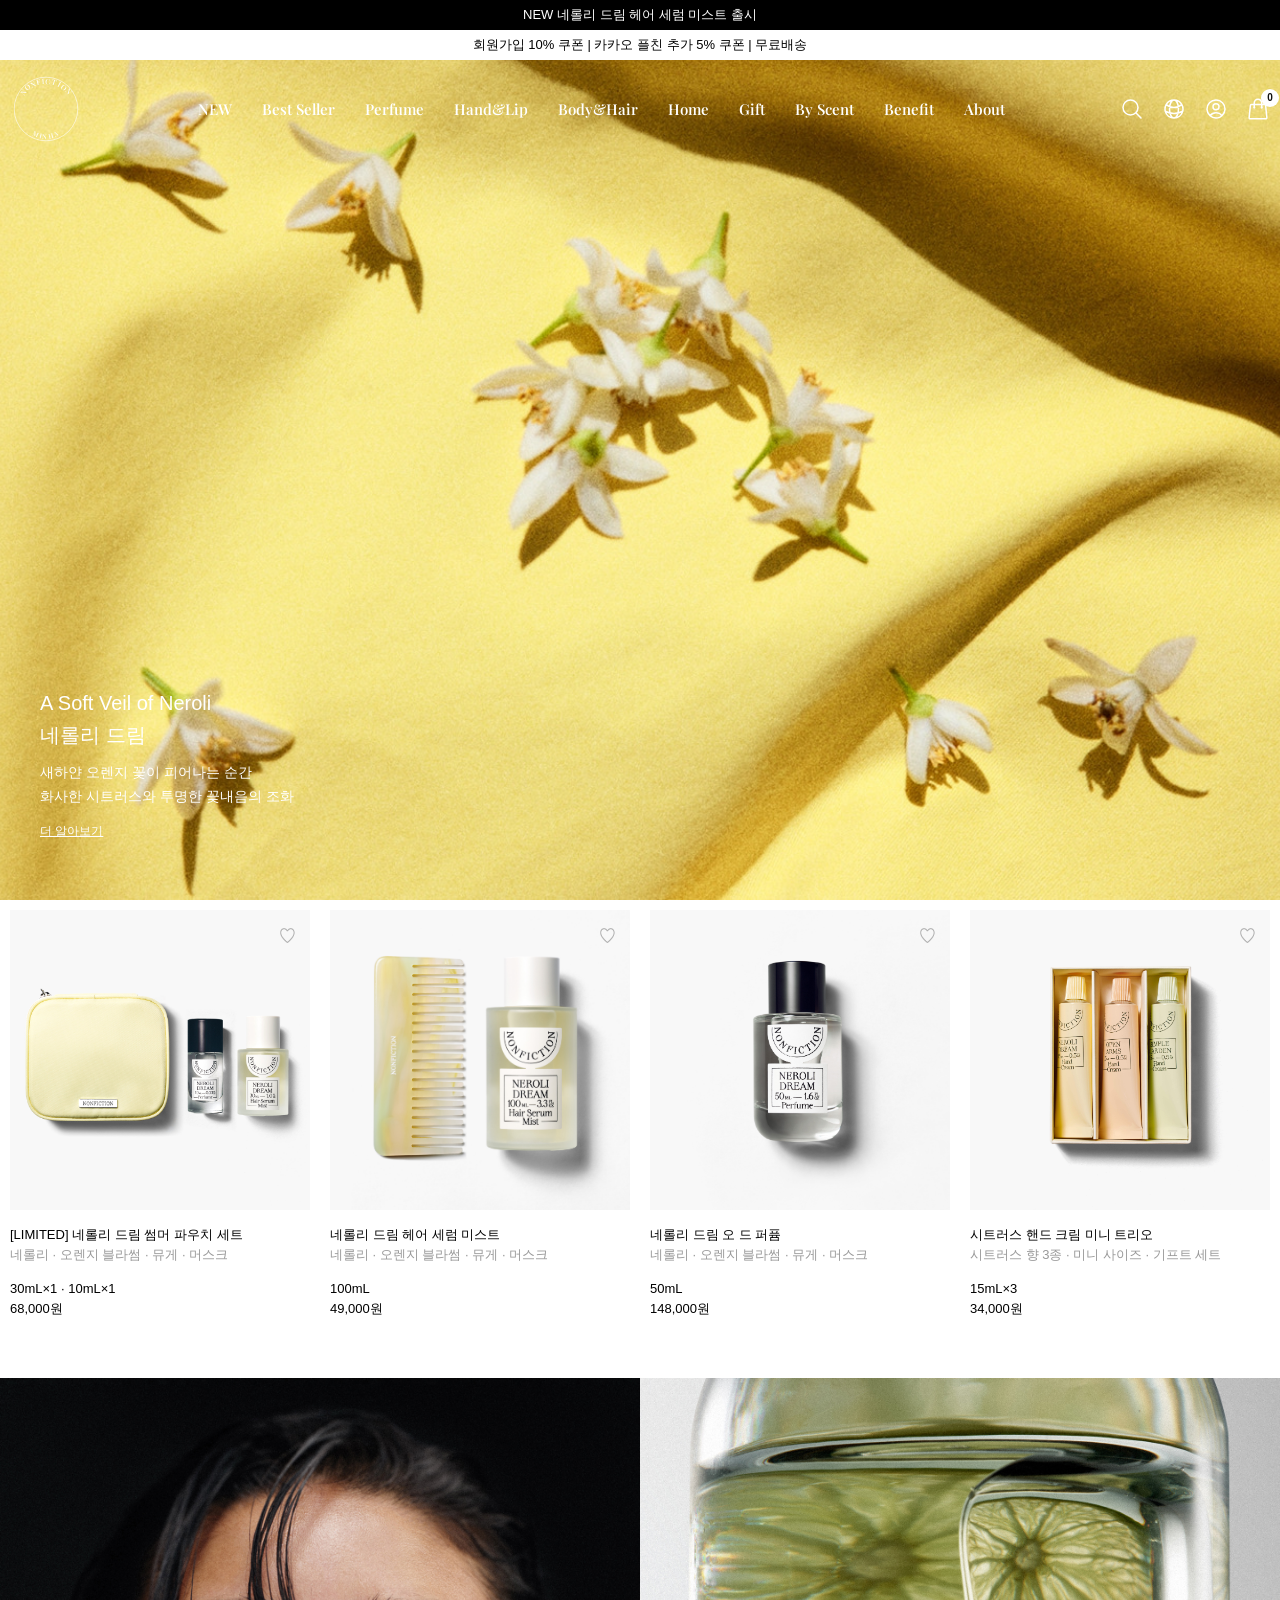
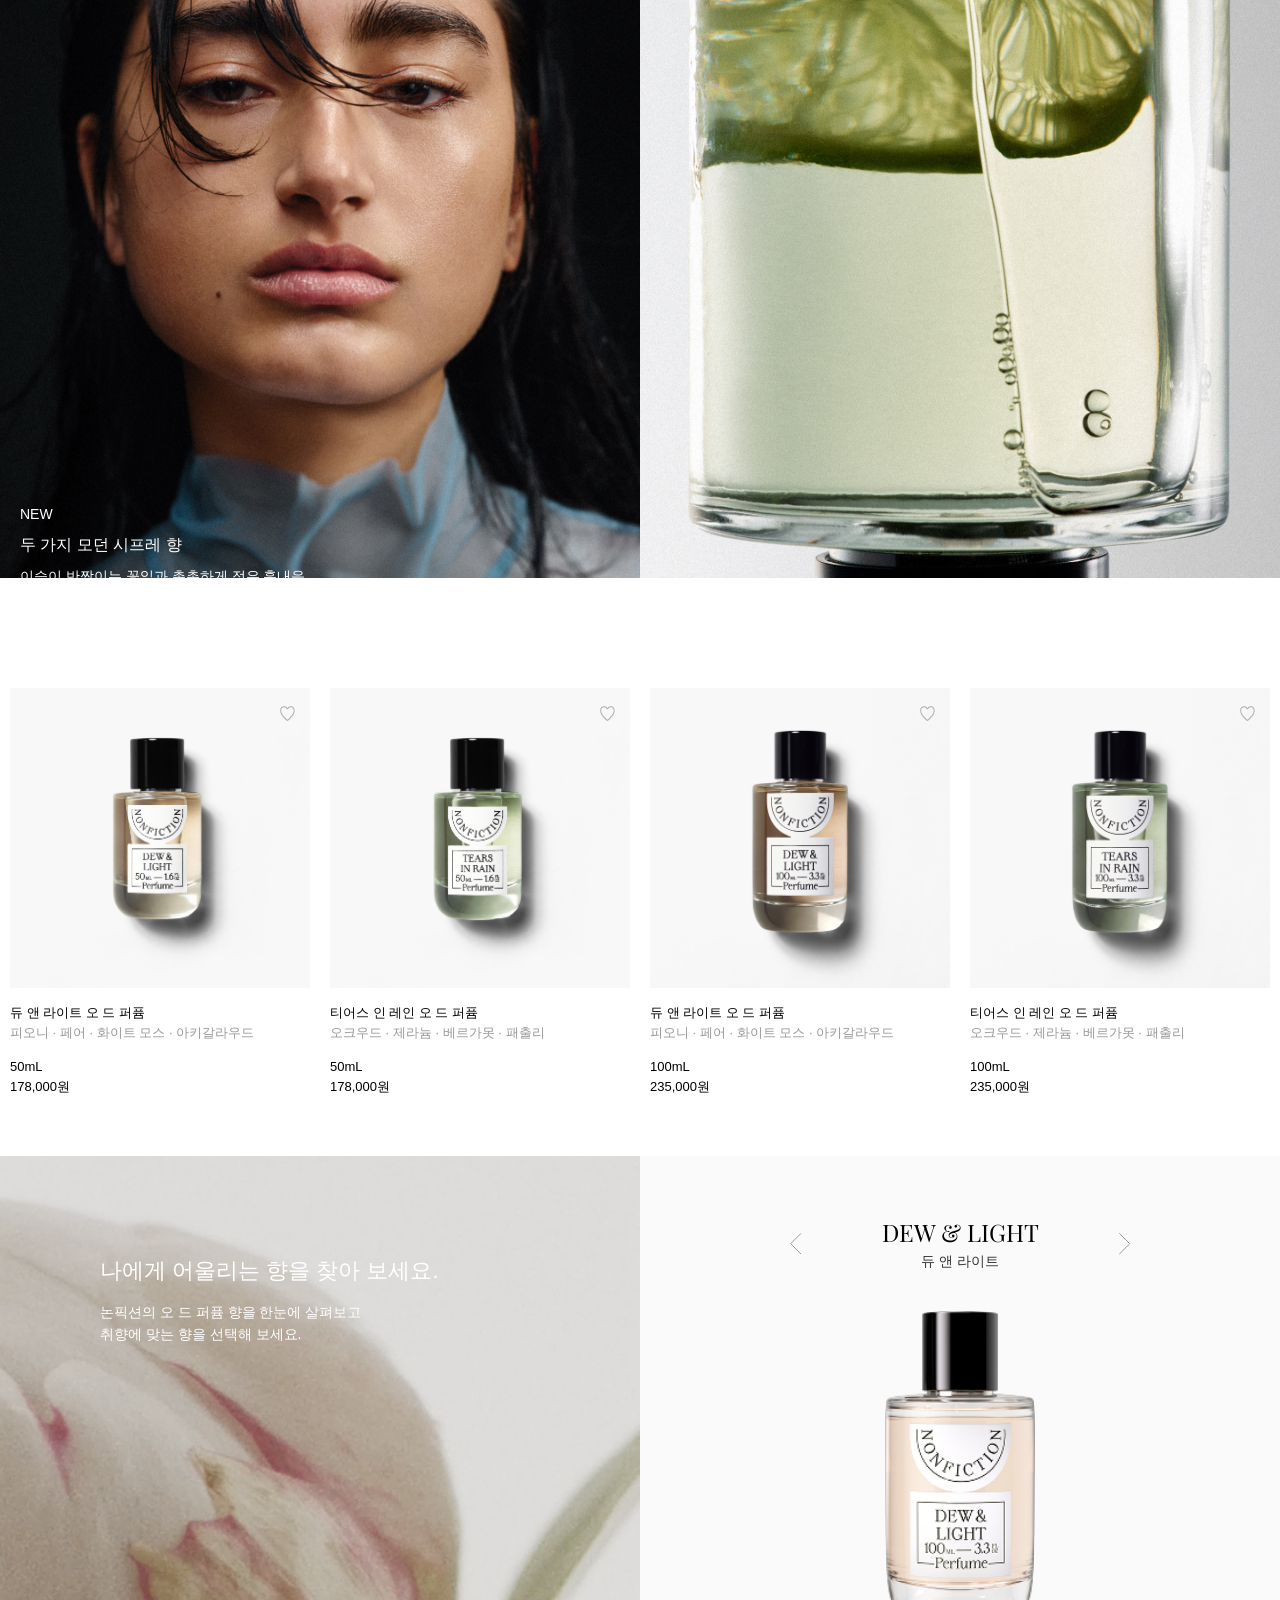
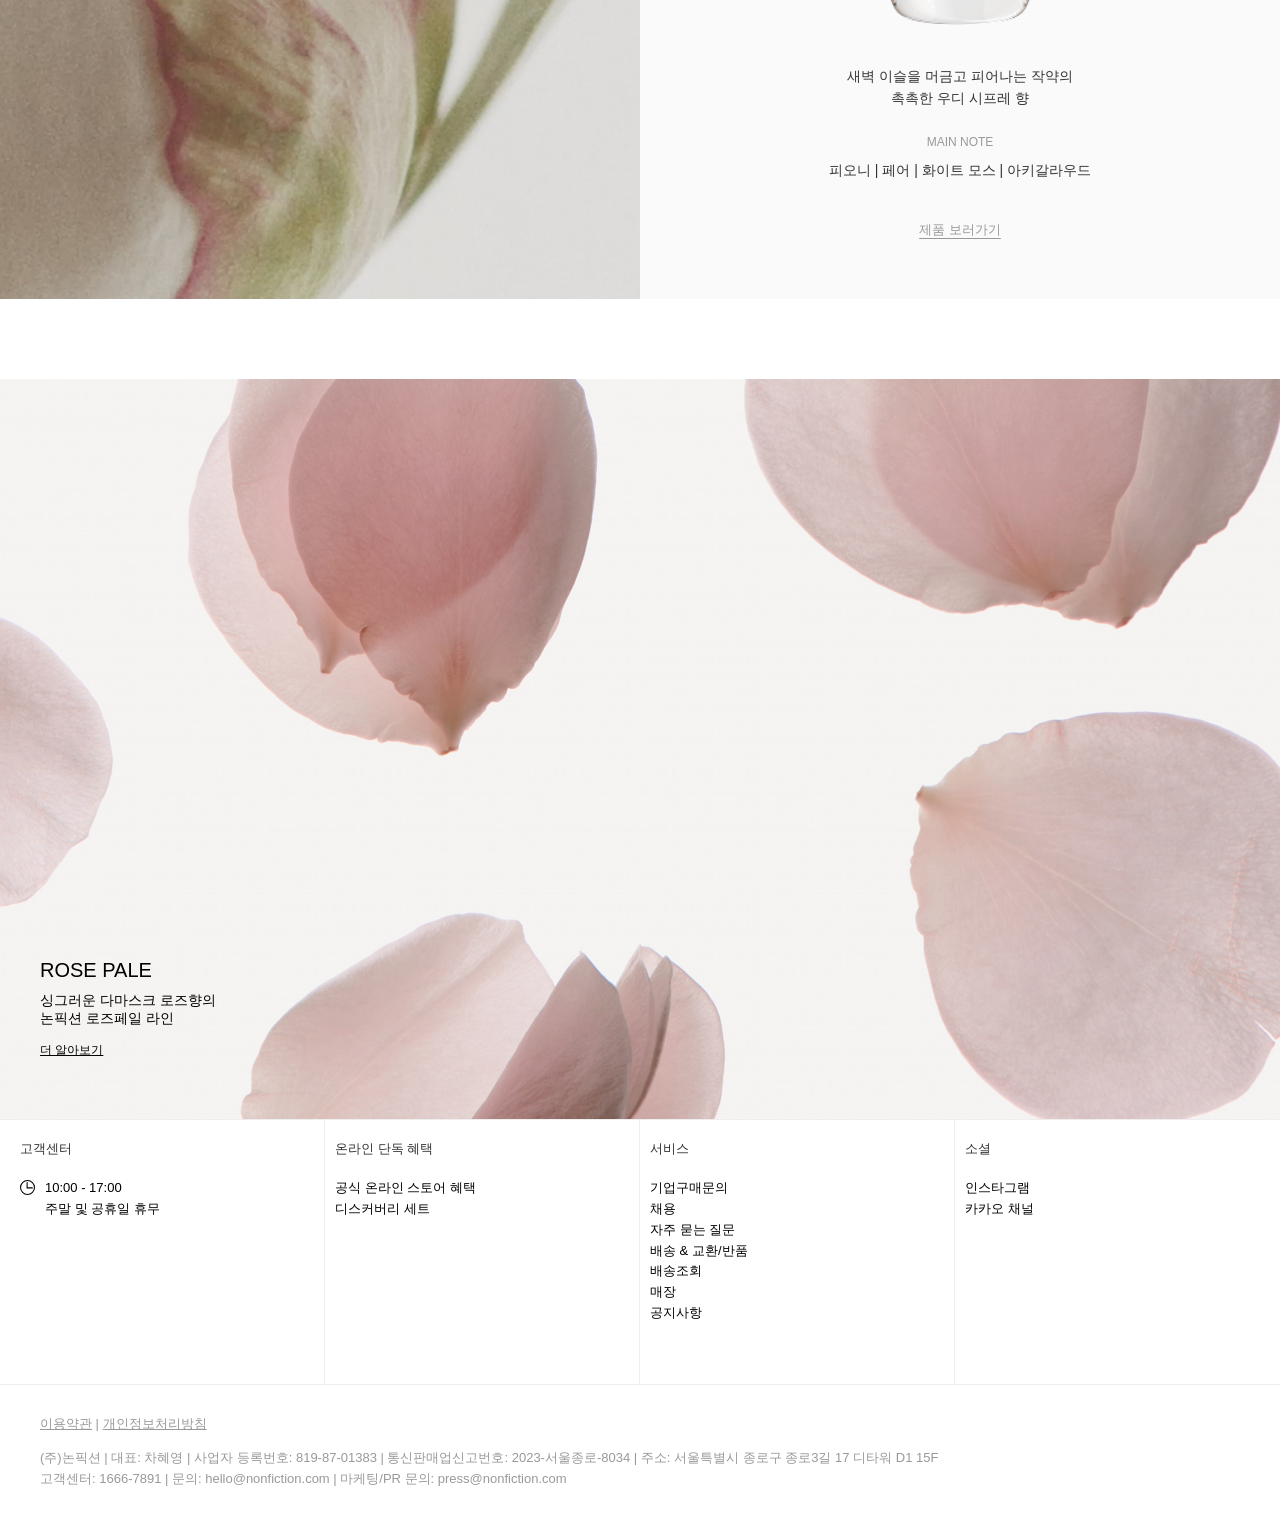
<file: index.html>
<!doctype html>
<html lang="ko">
  <head>
    <meta charset="UTF-8" />
    <meta name="viewport" content="width=device-width, initial-scale=1.0" />
    <title>NONFICTION MINHA Portfolio</title>
    <link
      rel="stylesheet"
      href="https://cdn.jsdelivr.net/npm/swiper@11/swiper-bundle.min.css"
    />
    <link
      href="https://fonts.googleapis.com/css2?family=Playfair+Display:wght@400;500&display=swap"
      rel="stylesheet"
    />

    <link rel="stylesheet" href="css/common.css?v=20261026-1" />
    <link rel="stylesheet" href="css/main.css?v=20261026-1" />
    <link rel="stylesheet" href="css/cart.css?v=20261026-1" />
  </head>
  <body>
    <div class="header-wrapper">
      <div class="top-banner">
        <div class="banner-black">NEW 네롤리 드림 헤어 세럼 미스트 출시</div>
        <div class="banner-white">
          회원가입 10% 쿠폰 | 카카오 플친 추가 5% 쿠폰 | 무료배송
        </div>
      </div>

      <header class="header">
        <h1 class="logo">
          <a href="index.html" aria-label="NONFICTION MINHA 홈으로 이동">
            <svg
              id="custom-logo"
              xmlns="http://www.w3.org/2000/svg"
              viewBox="0 0 120 120"
              role="img"
              aria-labelledby="custom-logo-title"
            >
              <title id="custom-logo-title">NONFICTION MINHA</title>
              <defs>
                <path
                  id="logo-top-path"
                  d="M 16,62 A 44,44 0 0,1 104,62"
                />
                <path
                  id="logo-bottom-path"
                  d="M 18,68 A 42,42 0 0,0 102,68"
                />
              </defs>
              <circle class="logo-ring" cx="60" cy="60" r="53" />
              <text class="circle-text circle-text--top">
                <textPath
                  href="#logo-top-path"
                  startOffset="50%"
                  text-anchor="middle"
                >
                  NONFICTION
                </textPath>
              </text>
              <text class="circle-text circle-text--bottom">
                <textPath
                  href="#logo-bottom-path"
                  startOffset="50%"
                  text-anchor="middle"
                >
                  MINHA
                </textPath>
              </text>
            </svg>
          </a>
        </h1>

        <nav class="main-menu" id="main-menu" aria-label="주요 메뉴">
          <ul>
            <li><a href="#">NEW</a></li>
            <li><a href="#">Best Seller</a></li>

            <li class="has-dropdown">
              <a href="#">Perfume</a>
              <div class="sub-menu">
                <div class="dropdown-links">
                  <a href="#">오 드 퍼퓸</a>
                  <a href="#">센티드 캔들</a>
                  <a href="#">룸 스프레이</a>
                  <a href="#">디스커버리 세트</a>
                </div>
                <div class="empty-column"></div>

                <div class="img-column">
                  <img src="images/menu/Perfume_1.jpg" alt="오드 퍼퓸 이미지" />
                  <span>오 드 퍼퓸</span>
                </div>

                <div class="img-column">
                  <img
                    src="images/menu/Perfume_2.jpg"
                    alt="오드 퍼퓸 미니 트리오 세트"
                  />
                  <span>오드 퍼퓸 미니 트리오</span>
                </div>
              </div>
            </li>

            <li class="has-dropdown">
              <a href="#">Hand&Lip</a>
              <div class="sub-menu">
                <div class="dropdown-links">
                  <a href="#">핸드 워시</a>
                  <a href="#">핸드 크림</a>
                  <a href="#">핸드 로션</a>
                  <a href="#">립밤</a>
                  <a href="#">기프트 세트</a>
                </div>
                <div class="img-column">
                  <img
                    src="images/menu/Veganlipbalm_1.jpg"
                    alt="너리싱 비건 이미지"
                  />
                  <span class="black-text">너리싱 비건 립밤</span>
                </div>

                <div class="img-column">
                  <img
                    src="images/menu/Handcream_1.jpg"
                    alt="핸드 크림 이미지"
                  />
                  <span>핸드 크림</span>
                </div>

                <div class="img-column">
                  <img
                    src="images/menu/Handwash_2.jpg"
                    alt="핸드 워시 이미지"
                  />
                  <span>핸드 워시</span>
                </div>
              </div>
            </li>
            <li class="has-dropdown">
              <a href="#">Body&Hair</a>
              <div class="sub-menu">
                <div class="dropdown-links">
                  <a href="#">바디 로션</a>
                  <a href="#">바디 워시</a>
                  <a href="#">샴푸</a>
                  <a href="#">컨디셔너</a>
                  <a href="#">헤어 미스트</a>
                  <a href="#">기프트 세트</a>
                </div>
                <div class="img-column">
                  <img src="images/menu/Bodywash.jpg" alt="바디 워시 이미지" />
                  <span>바디 워시</span>
                </div>

                <div class="img-column">
                  <img
                    src="images/menu/BodyLotion.jpg"
                    alt="바디 로션 이미지"
                  />
                  <span>바디 로션</span>
                </div>

                <div class="img-column">
                  <img
                    src="images/menu/HairMist100mL.jpg"
                    alt="헤어 미스트 이미지"
                  />
                  <span>헤어 미스트</span>
                </div>
              </div>
            </li>
            <li class="has-dropdown">
              <a href="#">Home</a>
              <div class="sub-menu">
                <div class="dropdown-links">
                  <a href="#">센티드 캔들</a>
                  <a href="#">룸 스프레이</a>
                  <a href="#">프래그런스</a>
                  <a href="#">기프트 세트</a>
                </div>
                <div class="empty-column"></div>

                <div class="img-column">
                  <img src="images/menu/Home_1.jpg" alt="센티드 캔들 이미지" />
                  <span>센티드 캔들</span>
                </div>

                <div class="img-column">
                  <img src="images/menu/Home_2.jpg" alt="룸 스프레이 이미지" />
                  <span>룸 스프레이</span>
                </div>
              </div>
            </li>
            <li class="has-dropdown">
              <a href="#">Gift</a>
              <div class="sub-menu">
                <div class="dropdown-links">
                  <a href="#">기프트 세트</a>
                  <a href="#">쇼핑백</a>
                </div>
                <div class="empty-column"></div>

                <div class="img-column">
                  <img
                    src="images/menu/GiftIdea_1.jpg"
                    alt="기프트 세트 이미지"
                  />
                  <span>기프트 세트</span>
                </div>

                <div class="img-column">
                  <img src="images/menu/GiftIdea_2.jpg" alt="쇼핑백 이미지" />
                  <span>쇼핑백</span>
                </div>
              </div>
            </li>
            <li class="has-dropdown by-scent-menu">
              <a href="#">By Scent</a>
              <div class="sub-menu">
                <div class="dropdown-links">
                  <a href="#">시트러스</a>
                  <a href="#">플로럴</a>
                  <a href="#">우디</a>
                  <a href="#">그린</a>
                  <a href="#">머스크</a>
                </div>

                <div class="img-column">
                  <img src="images/menu/Citrus_1.jpg" alt="시트러스" />
                  <span>CITRUS</span>
                </div>
                <div class="img-column">
                  <img src="images/menu/Floral_1.jpg" alt="플로럴" />
                  <span>FLORAL</span>
                </div>
                <div class="img-column">
                  <img src="images/menu/Woody_1.jpg" alt="우디" />
                  <span>WOODY</span>
                </div>
                <div class="img-column">
                  <img src="images/menu/Green_1.jpg" alt="그린" />
                  <span>GREEN</span>
                </div>
                <div class="img-column">
                  <img src="images/menu/Musk_1.jpg" alt="머스크" />
                  <span>MUSK</span>
                </div>
              </div>
            </li>
            <li class="has-dropdown">
              <a href="#">Benefit</a>
              <div class="sub-menu">
                <div class="dropdown-links">
                  <a href="#">이달의 혜택</a>
                  <a href="#">공식몰 혜택</a>
                </div>
                <div class="empty-column"></div>

                <div class="img-column">
                  <img
                    src="images/menu/benefit_1.jpg"
                    alt="이달의 혜택 이미지"
                  />
                  <span>이달의 혜택</span>
                </div>

                <div class="img-column">
                  <img
                    src="images/menu/Benefit_2.png"
                    alt="공식몰 혜택 이미지"
                  />
                  <span>공식몰 혜택</span>
                </div>
              </div>
            </li>
            <li class="has-dropdown">
              <a href="#">About</a>
              <div class="sub-menu">
                <div class="dropdown-links">
                  <a href="#">브랜드 스토리</a>
                  <a href="#">프로젝트</a>
                  <a href="#">스토어</a>
                </div>
                <div class="img-column">
                  <img
                    src="images/menu/About_1.jpg"
                    alt="브랜드 스토리이미지"
                  />
                  <span>브랜드 스토리</span>
                </div>

                <div class="img-column">
                  <img src="images/menu/About_2.jpg" alt="프로젝트 이미지" />
                  <span>프로젝트</span>
                </div>

                <div class="img-column">
                  <img src="images/menu/About_3.jpg" alt="스토어 이미지" />
                  <span>스토어</span>
                </div>
              </div>
            </li>
          </ul>
        </nav>
        <button
          class="mobile-menu-toggle"
          type="button"
          aria-label="메뉴 열기"
          aria-controls="main-menu"
          aria-expanded="false"
        >
          <span aria-hidden="true"></span>
          <span aria-hidden="true"></span>
        </button>

        <div class="user-icons">
          <a href="#" aria-label="검색">
            <svg
              xmlns="http://www.w3.org/2000/svg"
              aria-hidden="true"
              focusable="false"
              fill="none"
              viewBox="0 0 24 24"
              stroke-width="1.5"
              stroke="currentColor"
            >
              <path
                stroke-linecap="round"
                stroke-linejoin="round"
                d="m21 21-5.197-5.197m0 0A7.5 7.5 0 1 0 5.196 5.196a7.5 7.5 0 0 0 10.607 10.607Z"
              />
            </svg>
          </a>

          <a href="#" aria-label="언어 선택">
            <svg
              xmlns="http://www.w3.org/2000/svg"
              aria-hidden="true"
              focusable="false"
              fill="none"
              viewBox="0 0 24 24"
              stroke-width="1.5"
              stroke="currentColor"
            >
              <path
                stroke-linecap="round"
                stroke-linejoin="round"
                d="M12 21a9.004 9.004 0 0 0 8.716-6.747M12 21a9.004 9.004 0 0 1-8.716-6.747M12 21c2.485 0 4.5-4.03 4.5-9S14.485 3 12 3m0 18c-2.485 0-4.5-4.03-4.5-9S9.515 3 12 3m0 0a8.997 8.997 0 0 1 7.843 4.582M12 3a8.997 8.997 0 0 0-7.843 4.582m15.686 0A11.953 11.953 0 0 1 12 10.5c-2.998 0-5.74-1.1-7.843-2.918m15.686 0A8.959 8.959 0 0 1 21 12c0 .778-.099 1.533-.284 2.253m0 0A17.919 17.919 0 0 1 12 16.5c-3.162 0-6.133-.815-8.716-2.247m0 0A9.015 9.015 0 0 1 3 12c0-1.605.42-3.113 1.157-4.418"
              />
            </svg>
          </a>

          <a href="#" aria-label="로그인">
            <svg
              xmlns="http://www.w3.org/2000/svg"
              aria-hidden="true"
              focusable="false"
              fill="none"
              viewBox="0 0 24 24"
              stroke-width="1.5"
              stroke="currentColor"
            >
              <path
                stroke-linecap="round"
                stroke-linejoin="round"
                d="M17.982 18.725A7.488 7.488 0 0 0 12 15.75a7.488 7.488 0 0 0-5.982 2.975m11.963 0a9 9 0 1 0-11.963 0m11.963 0A8.966 8.966 0 0 1 12 21a8.966 8.966 0 0 1-5.982-2.275M15 9.75a3 3 0 1 1-6 0 3 3 0 0 1 6 0Z"
              />
            </svg>
          </a>

          <button
            class="main-cart-trigger"
            type="button"
            aria-label="장바구니 열기"
            aria-controls="cart-dialog"
            data-cart-trigger
          >
            <svg
              xmlns="http://www.w3.org/2000/svg"
              aria-hidden="true"
              focusable="false"
              fill="none"
              viewBox="0 0 24 24"
              stroke-width="1.5"
              stroke="currentColor"
            >
              <path
                stroke-linecap="round"
                stroke-linejoin="round"
                d="M15.75 10.5V6a3.75 3.75 0 1 0-7.5 0v4.5m11.356-1.993 1.263 12c.07.665-.45 1.243-1.119 1.243H4.25a1.125 1.125 0 0 1-1.12-1.243l1.264-12A1.125 1.125 0 0 1 5.513 7.5h12.974c.576 0 1.059.435 1.119 1.007ZM8.625 10.5a.375.375 0 1 1-.75 0 .375.375 0 0 1 .75 0Zm7.5 0a.375.375 0 1 1-.75 0 .375.375 0 0 1 .75 0Z"
              />
            </svg>
            <span class="cart-count" aria-label="장바구니 상품 수">0</span>
          </button>
        </div>
      </header>
    </div>

    <main>
      <section class="hero-banner swiper mySwiper">
        <div class="swiper-wrapper">
          <div class="swiper-slide">
            <img src="images/banners/banner1.jpg" alt="네롤리 드림 배너" />
            <div class="text-box">
              <h2>
                A Soft Veil of Neroli
                <br />
                네롤리 드림
              </h2>
              <h3>
                새하얀 오렌지 꽃이 피어나는 순간
                <br />
                화사한 시트러스와 투명한 꽃내음의 조화
              </h3>
              <a href="#">더 알아보기</a>
            </div>
          </div>
          <div class="swiper-slide">
            <img src="images/banners/banner2.jpg" alt="젠틀 나이트 배너" />
            <div class="text-box">
              <h2>
                A Soft Veil of Neroli
                <br />
                네롤리 드림
              </h2>
              <h3>
                새하얀 오렌지 꽃이 피어나는 순간
                <br />
                화사한 시트러스와 투명한 꽃내음의 조화
              </h3>
              <a href="#">더 알아보기</a>
            </div>
          </div>
          <div class="swiper-slide">
            <img src="images/banners/banner3.jpg" alt="젠틀 나이트 배너" />
            <div class="text-box">
              <h2>
                A Soft Veil of Neroli
                <br />
                네롤리 드림
              </h2>
              <h3>
                새하얀 오렌지 꽃이 피어나는 순간
                <br />
                화사한 시트러스와 투명한 꽃내음의 조화
              </h3>
              <a href="#">더 알아보기</a>
            </div>
          </div>
        </div>
      </section>

      <section class="product-section">
        <div class="product-content-wrapper">
          <div
            class="product-grid"
            id="new-product-grid"
            aria-label="네롤리 드림 상품 목록"
          >
            <noscript>
              <p>상품 목록을 보려면 JavaScript를 켜 주세요.</p>
            </noscript>
          </div>
        </div>
      </section>

      <section class="hero-banner swiper mySwiper pc-only">
        <div class="swiper-wrapper middle-banner">
          <div class="swiper-slide">
            <img
              src="images/banners/middle_banner_1.jpg"
              alt="네롤리 드림 배너 PC"
            />
            <div class="ban-box">
              <h3 class="new-label">NEW</h3>
              <h2>두 가지 모던 시프레 향</h2>
              <h3>
                이슬이 반짝이는 꽃잎과 촉촉하게 젖은 흙내음.
                <br />
                봄의 시작을 깨우는 논픽션의 두 가지 시프레 오 드 퍼퓸.
              </h3>
              <a href="#">더 알아보기</a>
            </div>
          </div>
          <div class="swiper-slide">
            <img
              src="images/banners/middle_banner_2.jpg"
              alt="젠틀 나이트 배너"
            />
            <div class="ban-box">
              <h3 class="new-label">NEW</h3>
              <h2>두 가지 모던 시프레 향</h2>
              <h3>
                이슬이 반짝이는 꽃잎과 촉촉하게 젖은 흙내음.
                <br />
                봄의 시작을 깨우는 논픽션의 두 가지 시프레 오 드 퍼퓸.
              </h3>
              <a href="#">더 알아보기</a>
            </div>
          </div>
          <div class="swiper-slide">
            <img
              src="images/banners/middle_banner_3.jpg"
              alt="젠틀 나이트 배너"
            />
            <div class="ban-box">
              <h3 class="new-label">NEW</h3>
              <h2>두 가지 모던 시프레 향</h2>
              <h3>
                이슬이 반짝이는 꽃잎과 촉촉하게 젖은 흙내음.
                <br />
                봄의 시작을 깨우는 논픽션의 두 가지 시프레 오 드 퍼퓸.
              </h3>
              <a href="#">더 알아보기</a>
            </div>
          </div>
        </div>
      </section>

      <section class="hero-banner swiper mySwiper mobile-only">
        <div class="swiper-wrapper middle-banner">
          <div class="swiper-slide">
            <img
              src="images/banners/middle_banner_2_mobile_1.jpg"
              alt="모델 이미지"
            />
            <div class="ban-box">
              <h3 class="new-label">NEW</h3>
              <h2>두 가지 모던 시프레 향</h2>
              <h3>
                이슬이 반짝이는 꽃잎과 촉촉하게 젖은 흙내음.
                <br />
                봄의 시작을 깨우는 논픽션의 두 가지 시프레 오 드 퍼퓸.
              </h3>
              <a href="#">더 알아보기</a>
            </div>
          </div>

          <div class="swiper-slide">
            <img
              src="images/banners/middle_banner_2_mobile_2.jpg"
              alt="향수 이미지"
            />
            <div class="ban-box">
              <h3 class="new-label">NEW</h3>
              <h2>두 가지 모던 시프레 향</h2>
              <h3>
                이슬이 반짝이는 꽃잎과 촉촉하게 젖은 흙내음.
                <br />
                봄의 시작을 깨우는 논픽션의 두 가지 시프레 오 드 퍼퓸.
              </h3>
              <a href="#">더 알아보기</a>
            </div>
          </div>

          <div class="swiper-slide">
            <img
              src="images/banners/middle_banner_3_mobile_1.jpg"
              alt="모델 이미지"
            />
            <div class="ban-box">
              <h3 class="new-label">NEW</h3>
              <h2>두 가지 모던 시프레 향</h2>
              <h3>
                이슬이 반짝이는 꽃잎과 촉촉하게 젖은 흙내음.
                <br />
                봄의 시작을 깨우는 논픽션의 두 가지 시프레 오 드 퍼퓸.
              </h3>
              <a href="#">더 알아보기</a>
            </div>
          </div>

          <div class="swiper-slide">
            <img
              src="images/banners/middle_banner_3_mobile_2.jpg"
              alt="향수 이미지"
            />
            <div class="ban-box">
              <h3 class="new-label">NEW</h3>
              <h2>두 가지 모던 시프레 향</h2>
              <h3>
                이슬이 반짝이는 꽃잎과 촉촉하게 젖은 흙내음.
                <br />
                봄의 시작을 깨우는 논픽션의 두 가지 시프레 오 드 퍼퓸.
              </h3>
              <a href="#">더 알아보기</a>
            </div>
          </div>
        </div>
      </section>
      <section class="product-section">
        <div class="product-content-wrapper">
          <div
            class="product-grid"
            id="perfume-product-grid"
            aria-label="오 드 퍼퓸 상품 목록"
          >
            <noscript>
              <p>오 드 퍼퓸 상품 목록을 보려면 JavaScript를 켜 주세요.</p>
            </noscript>
          </div>
        </div>
      </section>
      <section class="scent-slider-section">
        <div class="swiper scentSwiper">
          <div class="swiper-wrapper"></div>
        </div>
      </section>

      <section class="lineup-banner">
        <div class="lineup-wrapper">
          <img src="images/banners/lineup-banner.jpg" alt="라인업 로즈 배너" />
          <div class="ban-box">
            <h2>ROSE PALE</h2>
            <h3>
              싱그러운 다마스크 로즈향의
              <br />
              논픽션 로즈페일 라인
            </h3>
            <a href="#">더 알아보기</a>
          </div>
        </div>
      </section>

    </main>

    <footer class="footer">
      <div class="footer-top">
        <div class="footer-grid">
          <div class="footer-col">
            <h4>고객센터</h4>
            <p>
              <img src="images/icons/icon_clock.svg" alt="시계 아이콘" /> 10:00
              - 17:00<br />
              주말 및 공휴일 휴무
            </p>
          </div>

          <div class="footer-col">
            <h4>온라인 단독 혜택</h4>
            <ul>
              <li><a href="#">공식 온라인 스토어 혜택</a></li>
              <li><a href="#">디스커버리 세트</a></li>
            </ul>
          </div>

          <div class="footer-col">
            <h4>서비스</h4>
            <ul>
              <li><a href="#">기업구매문의</a></li>
              <li><a href="#">채용</a></li>
              <li><a href="#">자주 묻는 질문</a></li>
              <li><a href="#">배송 & 교환/반품</a></li>
              <li><a href="#">배송조회</a></li>
              <li><a href="#">매장</a></li>
              <li><a href="#">공지사항</a></li>
            </ul>
          </div>

          <div class="footer-col">
            <h4>소셜</h4>
            <ul>
              <li><a href="#">인스타그램</a></li>
              <li><a href="#">카카오 채널</a></li>
            </ul>
          </div>
        </div>
      </div>

      <div class="footer-bottom">
        <div class="policy-links">
          <a href="#">이용약관</a> |
          <a href="#">개인정보처리방침</a>
        </div>
        <address class="company-info">
          (주)논픽션 | 대표: 차혜영 | 사업자 등록번호: 819-87-01383 |
          통신판매업신고번호: 2023-서울종로-8034 | 주소: 서울특별시 종로구
          종로3길 17 디타워 D1 15F<br />
          고객센터: 1666-7891 | 문의: hello@nonfiction.com | 마케팅/PR 문의:
          press@nonfiction.com
        </address>
      </div>
    </footer>

    <dialog class="cart-dialog" id="cart-dialog" aria-labelledby="cart-title">
      <div class="cart-panel">
        <div class="cart-header">
          <h2 id="cart-title">장바구니</h2>
          <button class="cart-close" type="button" aria-label="장바구니 닫기">×</button>
        </div>
        <div class="cart-items" id="cart-items"></div>
        <div class="cart-summary">
          <div>
            <span>합계</span>
            <strong id="cart-total">0원</strong>
          </div>
          <button class="cart-checkout" type="button">주문서로 이동</button>
          <button class="cart-clear" type="button">장바구니 비우기</button>
        </div>
      </div>
    </dialog>

    <div class="toast" id="toast" role="status" aria-live="polite"></div>

    <script src="https://cdn.jsdelivr.net/npm/swiper@11/swiper-bundle.min.js"></script>
    <script src="js/products.js?v=20261026-1"></script>
    <script src="js/cart.js?v=20261026-1"></script>
    <script src="js/main.js?v=20261026-1"></script>
    <script>
      new Swiper(".mySwiper", {
        rewind: true,
        autoplay: {
          delay: 3000,
          disableOnInteraction: false,
        },
        effect: "fade",
        fadeEffect: {
          crossFade: true,
        },
      });

      const headerWrapper = document.querySelector(".header-wrapper");

      window.addEventListener("scroll", () => {
        if (window.scrollY > 50) {
          headerWrapper.classList.add("scrolled");
        } else {
          headerWrapper.classList.remove("scrolled");
        }
      });

      const mobileMenuToggle = document.querySelector(".mobile-menu-toggle");
      const mainMenu = document.querySelector("#main-menu");

      function closeMobileMenu() {
        mainMenu.classList.remove("is-open");
        mobileMenuToggle.setAttribute("aria-expanded", "false");
        mobileMenuToggle.setAttribute("aria-label", "메뉴 열기");
        headerWrapper.classList.remove("menu-active");
        document.body.classList.remove("menu-open");
      }

      mobileMenuToggle.addEventListener("click", () => {
        const isOpen = mainMenu.classList.toggle("is-open");
        mobileMenuToggle.setAttribute("aria-expanded", String(isOpen));
        mobileMenuToggle.setAttribute(
          "aria-label",
          isOpen ? "메뉴 닫기" : "메뉴 열기",
        );
        headerWrapper.classList.toggle("menu-active", isOpen);
        document.body.classList.toggle("menu-open", isOpen);
      });

      mainMenu.addEventListener("click", (event) => {
        if (event.target.closest("a") && window.innerWidth <= 767) {
          closeMobileMenu();
        }
      });

      document.addEventListener("keydown", (event) => {
        if (event.key === "Escape") {
          closeMobileMenu();
          mobileMenuToggle.focus();
        }
      });

      window.addEventListener("resize", () => {
        if (window.innerWidth > 767) {
          closeMobileMenu();
        }
      });

      const perfumeData = [
        {
          enName: "DEW & LIGHT",
          koName: "듀 앤 라이트",
          desc: "새벽 이슬을 머금고 피어나는 작약의<br>촉촉한 우디 시프레 향",
          note: "피오니 | 페어 | 화이트 모스 | 아키갈라우드",
          bgImg: "slide_banner_1.jpg",
          productImg: "slide_prduct_1.jpg",
          detailUrl: "detail.html?product=dew-and-light&option=50",
        },
        {
          enName: "TEARS IN RAIN",
          koName: "티어스 인 레인",
          desc: "비 내린 숲을 지나온 바람이 전하는<br>촉촉한 우디 시프레 향",
          note: "오크우드 | 제라늄 | 베르가못 | 패출리",
          bgImg: "slide_banner_2.jpg",
          productImg: "slide_prduct_2.jpg",
          detailUrl: "detail.html?product=tears-in-rain&option=50",
        },
        {
          enName: "SANTAL CREAM",
          koName: "상탈 크림",
          desc: "나른한 오후같은 고요한 우디 향",
          note: "샌달우드 | 베티버 | 무화과 | 카다멈",
          bgImg: "slide_banner_3.jpg",
          productImg: "slide_prduct_3.jpg",
        },
        {
          enName: "YOUNG MEMORIES",
          koName: "영 메모리즈",
          desc: "어린 시절 뒷동산 같은 자연의 풀 향",
          note: "바질 | 민트 | 시더우드 | 베티버",
          bgImg: "slide_banner_4.jpg",
          productImg: "slide_prduct_4.jpg",
        },
        {
          enName: "NEROLI DREAM",
          koName: "네롤리 드림",
          desc: "깨끗하고 투명한 시트러스 향",
          note: "네롤리 | 오렌지 블러썸 | 뮤게 | 머스크",
          bgImg: "slide_banner_5.jpg",
          productImg: "slide_prduct_5.jpg",
          detailUrl: "detail.html?product=neroli-dream&option=50",
        },
        {
          enName: "THE BEIGE",
          koName: "더 베이지",
          desc: "포근하고 부드러운 살결의 머스크 향",
          note: "머스크 | 오리스 콘크리트 | 제라늄 | 통카빈",
          bgImg: "slide_banner_6.jpg",
          productImg: "slide_prduct_6.jpg",
        },
      ];
      const scentWrapper = document.querySelector(
        ".scentSwiper .swiper-wrapper",
      );

      perfumeData.forEach((item) => {
        const slideHTML = `
    <div class="swiper-slide split-slide">
      <div class="left-half">
        <img src="images/banners/${item.bgImg}" alt="배경 텍스처" />
        <div class="text-overlay">
          <h2>나에게 어울리는 향을 찾아 보세요.</h2>
          <p>논픽션의 오 드 퍼퓸 향을 한눈에 살펴보고<br>취향에 맞는 향을 선택해 보세요.</p>
        </div>
      </div>
      
      <div class="right-half">
        <div class="title-area">
          <div class="swiper-btn-prev">
            <svg width="12" height="22" viewBox="0 0 12 22" fill="none" xmlns="http://www.w3.org/2000/svg">
              <path d="M10.707 0.707031L0.707031 10.707L10.707 20.707" stroke="#999999" stroke-linecap="square"></path>
            </svg>
          </div>
          
          <div class="title-text">
            <h2>${item.enName}</h2>
            <h3>${item.koName}</h3>
          </div>

          <div class="swiper-btn-next">
            <svg width="12" height="22" viewBox="0 0 12 22" fill="none" xmlns="http://www.w3.org/2000/svg">
              <path d="M0.707153 20.707L10.7072 10.707L0.707154 0.707031" stroke="#999999" stroke-linecap="square"></path>
            </svg>
          </div>
        </div>

        <img src="images/banners/${item.productImg}" alt="${item.koName} 향수" class="perfume-img" />
        
        <div class="desc-area">
          <h4>${item.desc}</h4>
          <h5>MAIN NOTE</h5>
          <h4>${item.note}</h4>
        </div>
        
        <a href="${item.detailUrl || "#"}" class="btn-more">제품 보러가기</a>
      </div>
    </div>
  `;

        scentWrapper.innerHTML += slideHTML;
      });

      new Swiper(".scentSwiper", {
        rewind: true,
        speed: 0,
        effect: "fade",
        fadeEffect: {
          crossFade: true,
        },
        navigation: {
          nextEl: ".swiper-btn-next",
          prevEl: ".swiper-btn-prev",
        },
      });
    </script>
  </body>
</html>
</file>
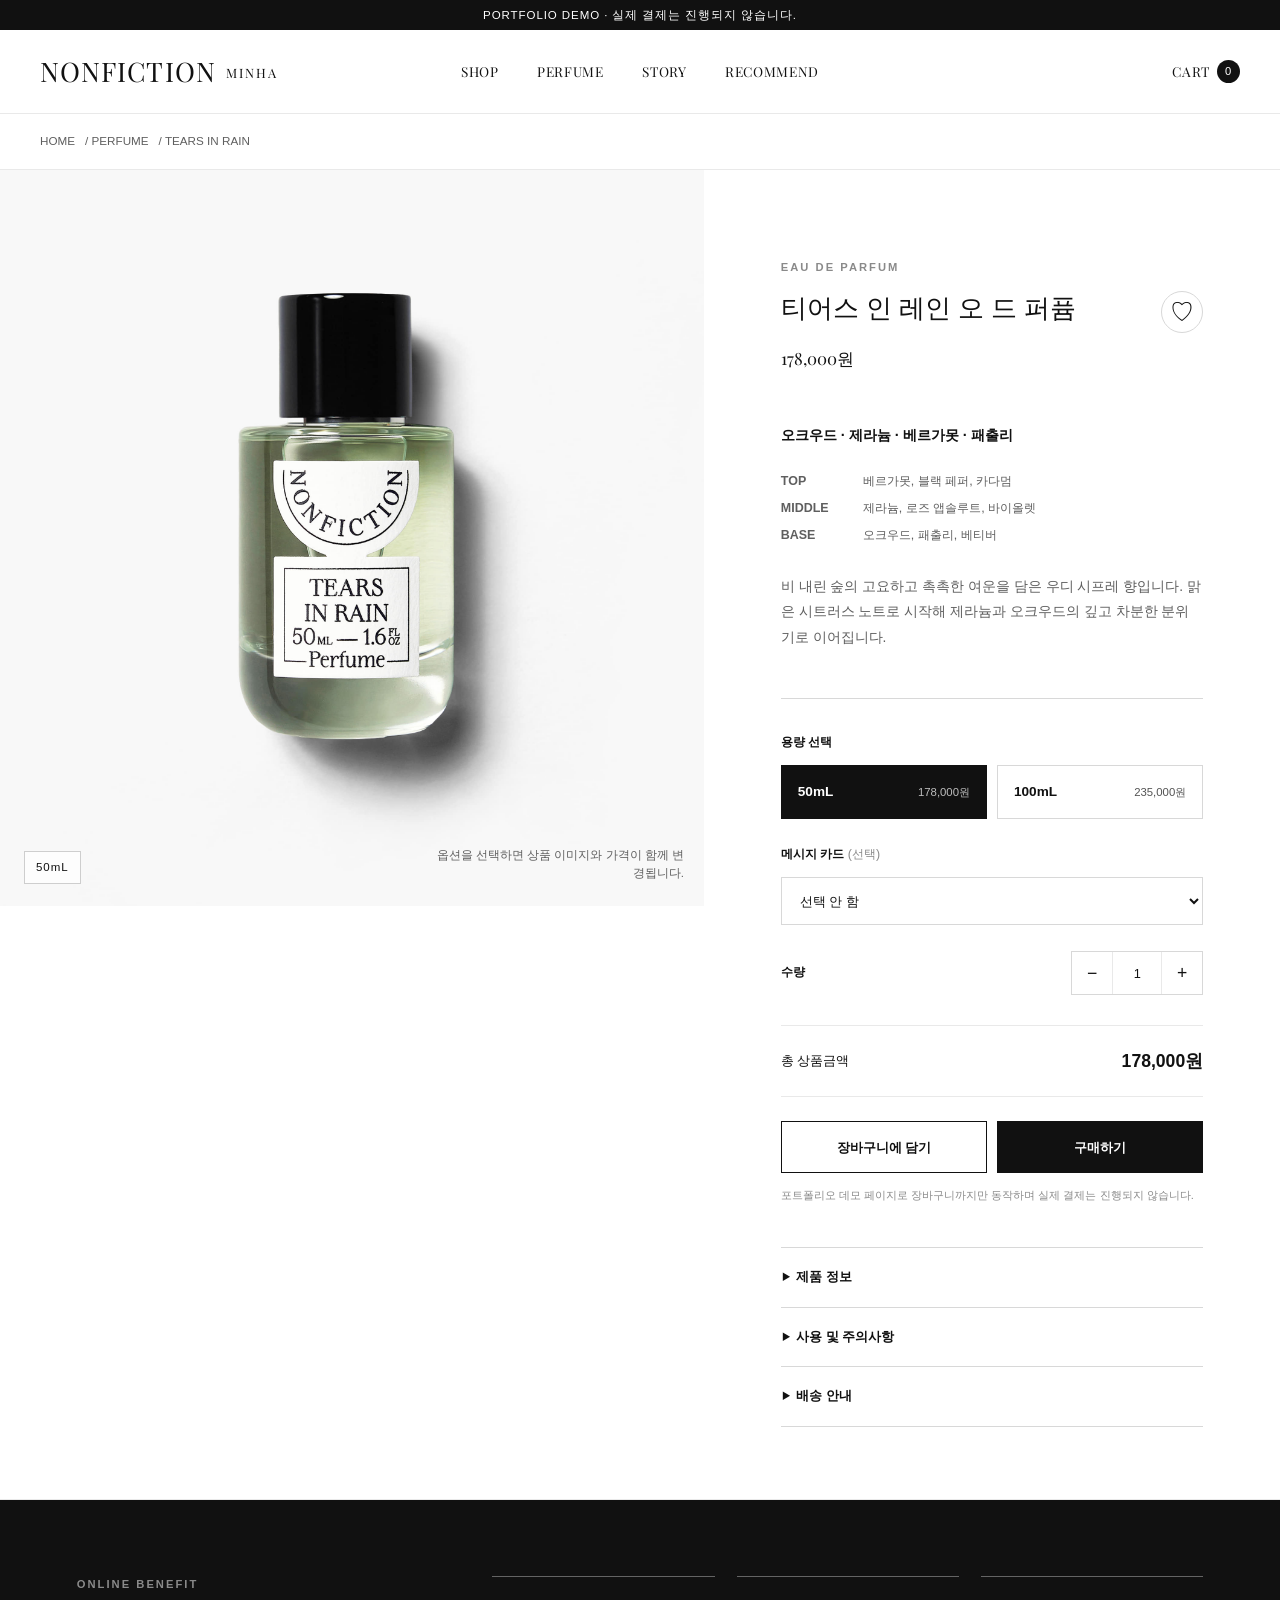
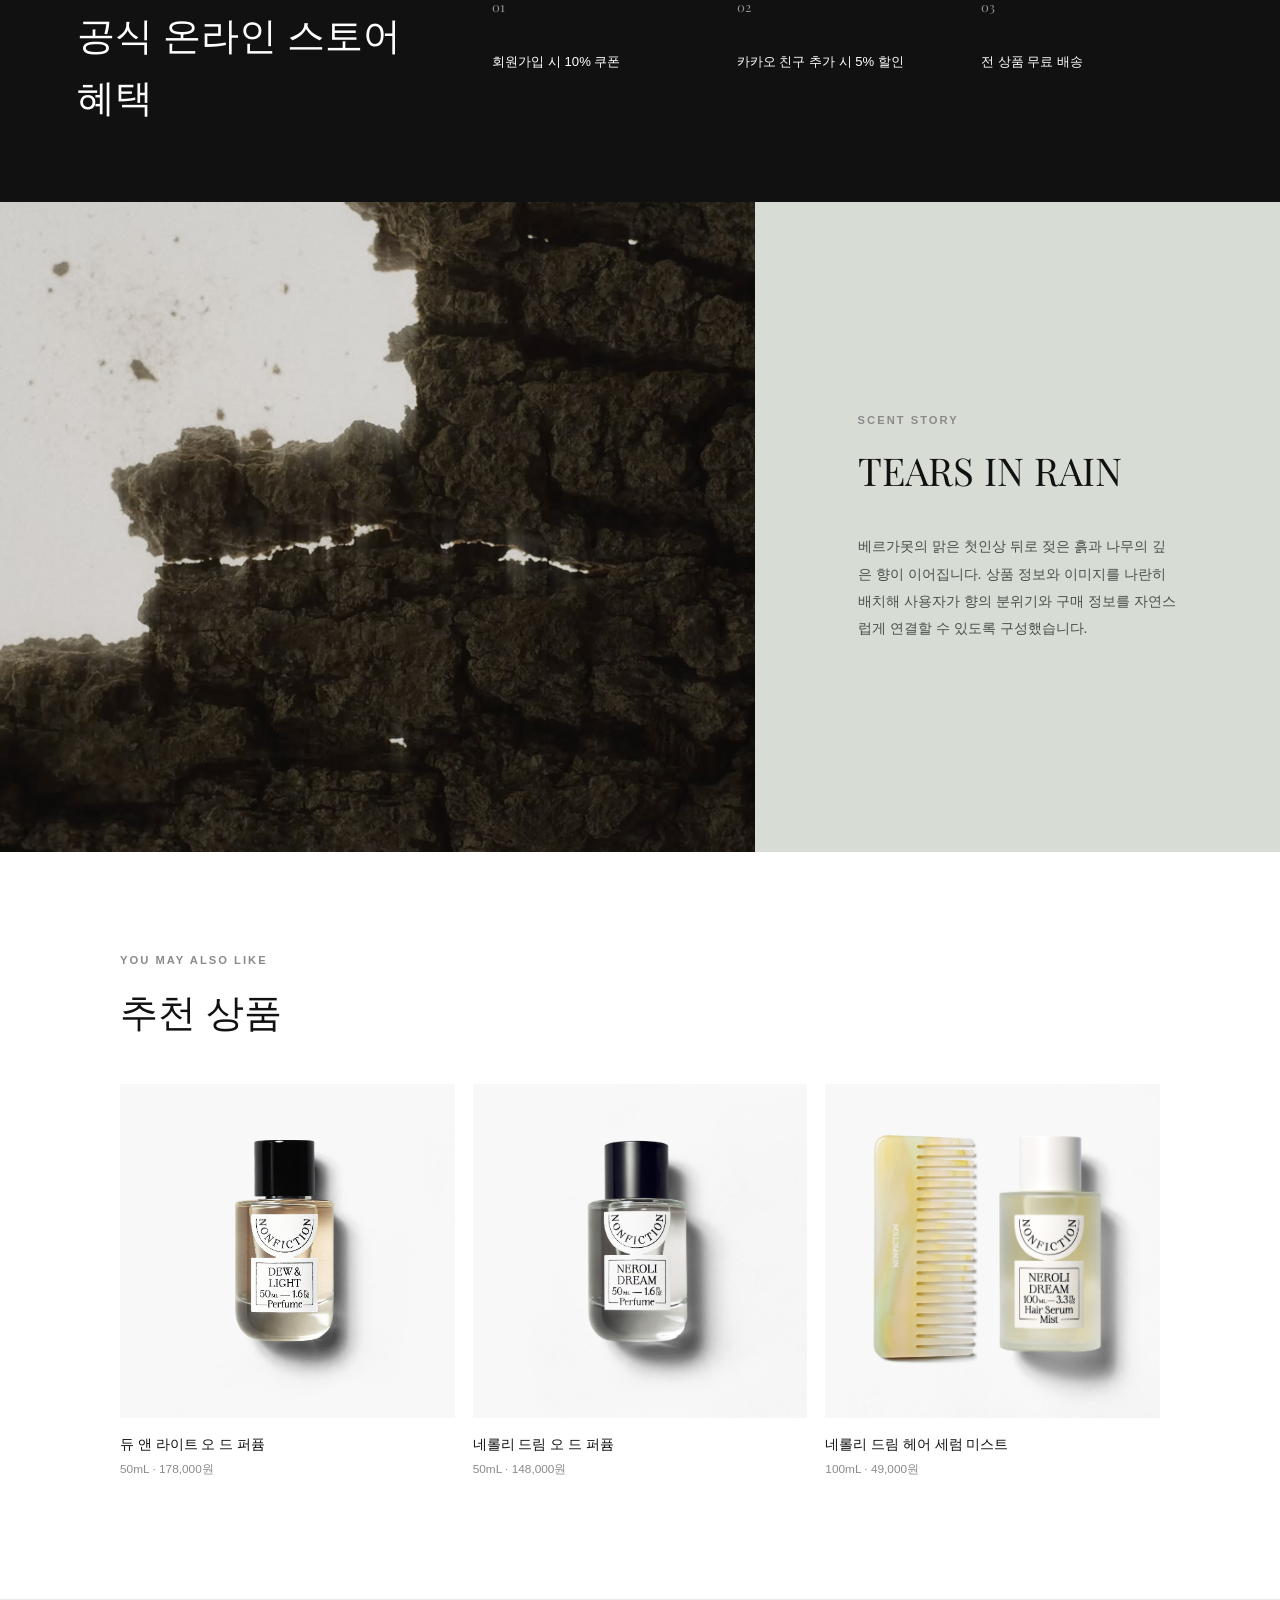
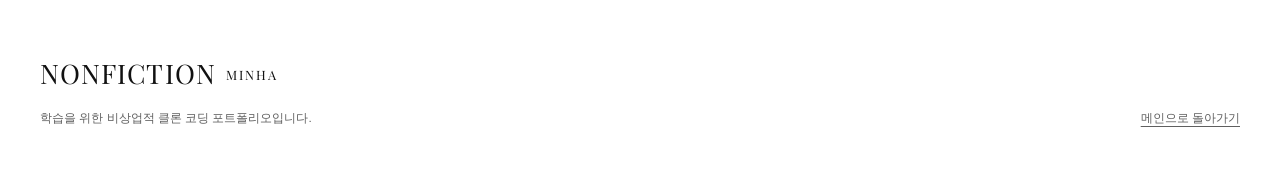
<file: detail.html>
<!doctype html>
<html lang="ko">
  <head>
    <meta charset="UTF-8" />
    <meta name="viewport" content="width=device-width, initial-scale=1.0" />
    <meta
      id="page-description"
      name="description"
      content="티어스 인 레인 오 드 퍼퓸의 용량과 수량을 선택하고 장바구니에 담아보는 포트폴리오용 상품 상세 페이지입니다."
    />
    <title>티어스 인 레인 오 드 퍼퓸 | NONFICTION MINHA</title>
    <link rel="preconnect" href="https://fonts.googleapis.com" />
    <link rel="preconnect" href="https://fonts.gstatic.com" crossorigin />
    <link
      href="https://fonts.googleapis.com/css2?family=Playfair+Display:wght@400;500&display=swap"
      rel="stylesheet"
    />
    <link rel="stylesheet" href="css/detail.css?v=20261026-1" />
    <link rel="stylesheet" href="css/cart.css?v=20261026-1" />
    <script src="js/products.js?v=20261026-1" defer></script>
    <script src="js/cart.js?v=20261026-1" defer></script>
    <script src="js/detail.js?v=20261026-1" defer></script>
  </head>
  <body>
    <a class="skip-link" href="#product-detail">상품 정보로 바로가기</a>

    <div class="top-banner">
      <p>PORTFOLIO DEMO · 실제 결제는 진행되지 않습니다.</p>
    </div>

    <header class="site-header">
      <a
        class="wordmark"
        href="index.html"
        aria-label="NONFICTION MINHA 메인으로 이동"
      >
        NONFICTION <span>MINHA</span>
      </a>

      <button
        class="menu-toggle"
        type="button"
        aria-expanded="false"
        aria-controls="primary-navigation"
      >
        <span class="sr-only">메뉴 열기</span>
        <span aria-hidden="true"></span>
        <span aria-hidden="true"></span>
      </button>

      <nav class="primary-navigation" id="primary-navigation" aria-label="주요 메뉴">
        <a href="index.html">SHOP</a>
        <a href="#product-detail">PERFUME</a>
        <a href="#product-story" id="story-nav-link">STORY</a>
        <a href="#recommendations">RECOMMEND</a>
      </nav>

      <button
        class="cart-trigger"
        type="button"
        aria-controls="cart-dialog"
        data-cart-trigger
      >
        CART
        <span class="cart-count" aria-label="장바구니 상품 수">0</span>
      </button>
    </header>

    <main>
      <nav class="breadcrumb" aria-label="현재 위치">
        <ol>
          <li><a href="index.html">HOME</a></li>
          <li><span aria-hidden="true">/</span> <span id="breadcrumb-category">PERFUME</span></li>
          <li><span aria-hidden="true">/</span> <span id="breadcrumb-product">TEARS IN RAIN</span></li>
        </ol>
      </nav>

      <section class="product-detail" id="product-detail" aria-labelledby="product-title">
        <div class="product-gallery">
          <div class="product-image-frame">
            <img
              id="product-image"
              src="images/products/product_default_6.jpg"
              alt="티어스 인 레인 오 드 퍼퓸 50mL"
              width="2438"
              height="2438"
              fetchpriority="high"
            />
            <p class="image-label" id="image-label">50mL</p>
          </div>
          <p class="gallery-caption">
            용량을 선택하면 상품 이미지와 가격이 함께 변경됩니다.
          </p>
        </div>

        <div class="product-information">
          <p class="product-type" id="product-type">EAU DE PARFUM</p>
          <div class="title-row">
            <h1 id="product-title">티어스 인 레인 오 드 퍼퓸</h1>
            <button
              class="wish-button"
              type="button"
              aria-pressed="false"
              aria-label="관심 상품에 추가"
            >
              <span aria-hidden="true">♡</span>
            </button>
          </div>
          <p class="product-price" id="product-price">178,000원</p>

          <div class="scent-summary">
            <p class="scent-keywords" id="product-keywords"></p>
            <dl class="scent-notes" id="scent-notes"></dl>
            <p class="product-description" id="product-description"></p>
          </div>

          <form class="purchase-form" id="purchase-form">
            <fieldset class="option-group">
              <legend id="option-legend">용량 선택</legend>
              <div class="size-options" id="size-options"></div>
            </fieldset>

            <div class="field-group">
              <label for="message-card">메시지 카드 <span>(선택)</span></label>
              <select id="message-card" name="messageCard">
                <option value="선택 안 함">선택 안 함</option>
                <option value="Thank you">Thank you</option>
                <option value="Happy Birthday">Happy Birthday</option>
                <option value="Congratulations">Congratulations</option>
              </select>
            </div>

            <div class="quantity-row">
              <span class="quantity-label" id="quantity-label">수량</span>
              <div class="quantity-control" role="group" aria-labelledby="quantity-label">
                <button class="quantity-button" type="button" data-action="decrease">
                  <span aria-hidden="true">−</span>
                  <span class="sr-only">수량 줄이기</span>
                </button>
                <input
                  id="quantity"
                  name="quantity"
                  type="number"
                  value="1"
                  min="1"
                  max="10"
                  inputmode="numeric"
                  aria-label="상품 수량"
                />
                <button class="quantity-button" type="button" data-action="increase">
                  <span aria-hidden="true">+</span>
                  <span class="sr-only">수량 늘리기</span>
                </button>
              </div>
            </div>

            <div class="total-row">
              <span>총 상품금액</span>
              <output id="total-price" for="quantity">178,000원</output>
            </div>

            <div class="purchase-actions">
              <button class="button button--outline" id="add-to-cart" type="submit">
                장바구니에 담기
              </button>
              <button class="button button--filled" id="demo-buy" type="button">
                구매하기
              </button>
            </div>
            <p class="demo-notice">
              포트폴리오 데모 페이지로 장바구니까지만 동작하며 실제 결제는 진행되지 않습니다.
            </p>
          </form>

          <div class="product-accordions">
            <details>
              <summary>제품 정보</summary>
              <p id="product-info-copy"></p>
            </details>
            <details>
              <summary>사용 및 주의사항</summary>
              <p id="product-usage-copy"></p>
            </details>
            <details>
              <summary>배송 안내</summary>
              <p id="product-shipping-copy"></p>
            </details>
          </div>
        </div>
      </section>

      <section class="benefit-section" aria-labelledby="benefit-title">
        <div>
          <p class="section-kicker">ONLINE BENEFIT</p>
          <h2 id="benefit-title">공식 온라인 스토어 혜택</h2>
        </div>
        <ul>
          <li><span>01</span> 회원가입 시 10% 쿠폰</li>
          <li><span>02</span> 카카오 친구 추가 시 5% 할인</li>
          <li><span>03</span> 전 상품 무료 배송</li>
        </ul>
      </section>

      <section class="product-story" id="product-story" aria-labelledby="story-title">
        <div class="story-image">
          <img
            id="story-image"
            src="images/banners/slide_banner_2.jpg"
            alt="비 내린 숲을 연상시키는 티어스 인 레인 향 이미지"
            width="1920"
            height="1080"
            loading="lazy"
          />
        </div>
        <div class="story-copy">
          <p class="section-kicker" id="story-kicker">SCENT STORY</p>
          <h2 id="story-title">TEARS IN RAIN</h2>
          <p id="story-copy"></p>
        </div>
      </section>

      <section class="recommendations" id="recommendations" aria-labelledby="recommend-title">
        <div class="section-heading">
          <p class="section-kicker">YOU MAY ALSO LIKE</p>
          <h2 id="recommend-title">추천 상품</h2>
        </div>
        <div class="recommend-grid" id="recommend-grid"></div>
      </section>
    </main>

    <footer class="site-footer">
      <div>
        <p class="wordmark">NONFICTION <span>MINHA</span></p>
        <p>학습을 위한 비상업적 클론 코딩 포트폴리오입니다.</p>
      </div>
      <a href="index.html">메인으로 돌아가기</a>
    </footer>

    <dialog class="cart-dialog" id="cart-dialog" aria-labelledby="cart-title">
      <div class="cart-panel">
        <div class="cart-header">
          <h2 id="cart-title">장바구니</h2>
          <button class="cart-close" type="button" aria-label="장바구니 닫기">×</button>
        </div>
        <div class="cart-items" id="cart-items"></div>
        <div class="cart-summary">
          <div>
            <span>합계</span>
            <strong id="cart-total">0원</strong>
          </div>
          <button class="button button--filled cart-checkout" type="button">
            주문서로 이동
          </button>
          <button class="cart-clear" type="button">장바구니 비우기</button>
        </div>
      </div>
    </dialog>

    <div class="toast" id="toast" role="status" aria-live="polite"></div>

    <div class="mobile-purchase-bar" aria-label="모바일 구매 메뉴">
      <div>
        <span id="mobile-option">50mL · 1개</span>
        <strong id="mobile-total">178,000원</strong>
      </div>
      <button type="button" id="mobile-add-to-cart">담기</button>
    </div>
  </body>
</html>
</file>
<file: css/common.css>
* {
  margin: 0;
  padding: 0;
  box-sizing: border-box;
}

body {
  font-family: "Pretendard", sans-serif;
}

body.menu-open {
  overflow: hidden;
}

.header-wrapper {
  position: fixed;
  top: 0;
  width: 100%;
  z-index: 2000;
}
.header-wrapper::after {
  content: "";
  position: absolute;
  top: 100%;
  left: 0;
  width: 100%;
  height: 100vh;
  background-color: rgba(0, 0, 0, 0.4);
  opacity: 0;
  visibility: hidden;
  transition:
    opacity 0.3s ease,
    visibility 0.3s ease;
  z-index: -1;
  pointer-events: none;
}
.header-wrapper:hover::after {
  opacity: 1;
  visibility: visible;
}

.header-wrapper.scrolled,
.header-wrapper:hover {
  background-color: #ffffff;
  border-bottom: 1px solid #e5e5e5;
}

.top-banner {
  width: 100%;
  text-align: center;
  font-size: 13px;
}
.banner-black {
  background-color: #000000;
  color: #ffffff;
  height: 30px;
  line-height: 30px;
}
.banner-black:hover {
  text-decoration: underline;
  background-color: #000000;
}
.banner-white {
  background-color: #ffffff;
  color: #000000;
  height: 30px;
  line-height: 30px;
}
.banner-white:hover {
  text-decoration: underline;
  background-color: #ffffff;
}
.header {
  display: flex;
  justify-content: space-between;
  align-items: center;
  padding: 13px 10px;
}
.logo {
  width: 72px;
  height: 72px;
  flex-shrink: 0;
}

.logo a,
.logo svg {
  display: block;
  width: 100%;
  height: 100%;
}

.header .logo .circle-text {
  fill: #ffffff;
  transition: fill 0.3s ease;
}

.header .logo .circle-text {
  font-family: "Playfair Display", Georgia, serif;
  font-size: 12px;
  font-weight: 500;
  letter-spacing: 1.2px;
}

.header .logo .circle-text--bottom {
  font-size: 11px;
  letter-spacing: 2.8px;
}

.header .logo .logo-ring {
  fill: none;
  stroke: #ffffff;
  stroke-width: 1;
  transition: stroke 0.3s ease;
}

.header-wrapper.scrolled .logo svg .circle-text,
.header-wrapper:hover .logo svg .circle-text,
.header-wrapper.menu-active .logo svg .circle-text {
  fill: #000000;
}

.header-wrapper.scrolled .logo svg .logo-ring,
.header-wrapper:hover .logo svg .logo-ring,
.header-wrapper.menu-active .logo svg .logo-ring {
  stroke: #000000;
}

.mobile-menu-toggle {
  display: none;
}

.main-menu ul {
  display: flex;
  gap: 30px;
  list-style: none;
}
.main-menu a {
  font-family: "Playfair Display", serif;
  text-decoration: none;
  color: #ffffff;
  font-weight: 550;
  font-size: 15px;
  display: inline-block;
  padding-bottom: 35px;
  margin-bottom: -35px;
}

.header-wrapper.scrolled .main-menu a,
.header-wrapper:hover .main-menu a {
  color: #000000;
}
.header:hover {
  border-bottom: 1px solid #eee;
}

.has-dropdown {
  position: static;
}

.sub-menu {
  position: absolute;
  top: 100%;
  left: 0;
  width: 100%;
  background-color: #ffffff;
  padding: 0 10px;
  display: none;
  gap: 40px;
  border-bottom: 1px solid #e5e5e5;
}

.has-dropdown:hover .sub-menu,
.has-dropdown:focus-within .sub-menu {
  display: grid;
  grid-template-columns: 1fr repeat(3, 347px);
  gap: 10px;
  padding: 10px 10px;
}

.dropdown-links {
  display: flex;
  flex-direction: column;
  align-items: flex-start;
}
.dropdown-links a {
  color: #555555 !important;
  font-size: 13px;
  white-space: nowrap;
  font-family: "Pretendard", sans-serif;
}

.img-column {
  width: 347px;
  height: 347px;
  position: relative;
}
.img-column span.black-text {
  color: #000000;
}

.img-column span {
  position: absolute;
  font-size: 13px;
  left: 10px;
  bottom: 10px;
  color: #fff;
}
.img-column img {
  width: 100%;
  height: 100%;
  object-fit: cover;
}
.by-scent-menu:hover .sub-menu,
.by-scent-menu:focus-within .sub-menu {
  grid-template-columns: 1fr repeat(5, 203px);
}

.by-scent-menu .img-column {
  width: 203px;
  height: 203px;
}

.user-icons {
  display: flex;
  align-items: center;
  gap: 18px;
  flex-shrink: 0;
}

.user-icons a,
.user-icons button {
  display: flex;
  align-items: center;
  color: #ffffff;
  transition: color 0.3s ease;
}

.user-icons button {
  border: 0;
  background: transparent;
  cursor: pointer;
}

.main-cart-trigger {
  position: relative;
}

.user-icons .cart-count {
  position: absolute;
  top: -8px;
  right: -9px;
  display: grid;
  min-width: 18px;
  height: 18px;
  padding: 0 4px;
  place-items: center;
  border-radius: 999px;
  background: #ffffff;
  color: #111111;
  font-size: 10px;
  font-weight: 700;
  line-height: 1;
}

.user-icons svg {
  width: 24px;
  height: 24px;
}

.logo a:focus-visible,
.main-menu a:focus-visible,
.user-icons a:focus-visible,
.user-icons button:focus-visible,
.mobile-menu-toggle:focus-visible {
  outline: 2px solid currentColor;
  outline-offset: 3px;
}

.header-wrapper:hover .user-icons a,
.header-wrapper:hover .user-icons button,
.header-wrapper.scrolled .user-icons a,
.header-wrapper.scrolled .user-icons button,
.header-wrapper.menu-active .user-icons a,
.header-wrapper.menu-active .user-icons button {
  color: #000000;
}

.header-wrapper:hover .user-icons .cart-count,
.header-wrapper.scrolled .user-icons .cart-count,
.header-wrapper.menu-active .user-icons .cart-count {
  background: #111111;
  color: #ffffff;
}

@media (max-width: 767px) {
  .header {
    padding: 8px 10px;
  }

  .logo {
    width: 60px;
    height: 60px;
  }

  .logo a {
    padding: 3px;
    border: 1px solid rgba(255, 255, 255, 0.7);
    border-radius: 50%;
    background: rgba(255, 255, 255, 0.88);
    box-shadow: 0 4px 18px rgba(0, 0, 0, 0.08);
    backdrop-filter: blur(8px);
  }

  .header .logo .circle-text,
  .header-wrapper.scrolled .logo svg .circle-text,
  .header-wrapper:hover .logo svg .circle-text,
  .header-wrapper.menu-active .logo svg .circle-text {
    fill: #111111;
  }

  .header .logo .logo-ring,
  .header-wrapper.scrolled .logo svg .logo-ring,
  .header-wrapper:hover .logo svg .logo-ring,
  .header-wrapper.menu-active .logo svg .logo-ring {
    stroke: #111111;
  }

  .main-menu {
    display: none;
  }

  .main-menu.is-open {
    position: absolute;
    top: 100%;
    left: 0;
    display: block;
    width: 100%;
    max-height: calc(100vh - 128px);
    overflow-y: auto;
    padding: 14px 20px 24px;
    border-top: 1px solid #e5e5e5;
    background: #ffffff;
    overscroll-behavior: contain;
  }

  .main-menu.is-open ul {
    display: flex;
    flex-direction: column;
    gap: 0;
  }

  .main-menu.is-open li {
    border-bottom: 1px solid #eeeeee;
  }

  .main-menu.is-open a {
    display: block;
    margin: 0;
    padding: 13px 2px;
    color: #111111 !important;
    font-size: 1rem;
  }

  .main-menu.is-open .sub-menu {
    display: none !important;
  }

  .mobile-menu-toggle {
    display: inline-flex;
    align-items: center;
    justify-content: center;
    flex-direction: column;
    gap: 7px;
    width: 44px;
    height: 44px;
    margin-left: auto;
    border: 0;
    background: transparent;
    color: #ffffff;
    cursor: pointer;
    touch-action: manipulation;
  }

  .mobile-menu-toggle span {
    width: 21px;
    height: 1px;
    background: currentColor;
    transition: transform 180ms ease;
  }

  .mobile-menu-toggle[aria-expanded="true"] span:first-child {
    transform: translateY(4px) rotate(45deg);
  }

  .mobile-menu-toggle[aria-expanded="true"] span:last-child {
    transform: translateY(-4px) rotate(-45deg);
  }

  .header-wrapper.scrolled .mobile-menu-toggle,
  .header-wrapper:hover .mobile-menu-toggle,
  .header-wrapper.menu-active .mobile-menu-toggle {
    color: #111111;
  }

  .header-wrapper.menu-active {
    background: #ffffff;
    border-bottom: 1px solid #e5e5e5;
  }

  .header-wrapper:hover::after {
    opacity: 0;
    visibility: hidden;
  }

  .header-wrapper.menu-active::after {
    opacity: 1;
    visibility: visible;
  }

  .user-icons {
    margin-left: 0;
    gap: 12px;
  }

  .user-icons a,
  .user-icons button {
    justify-content: center;
    width: 44px;
    height: 44px;
  }

  .user-icons a:nth-child(2),
  .user-icons a:nth-child(3) {
    display: none;
  }
}
</file>
<file: css/main.css>
.hero-banner {
  width: 100%;
  height: 100vh;
}
.swiper-slide {
  position: relative;
  width: 100%;
  height: 100%;
}
.swiper-slide img {
  width: 100%;
  height: 100%;
  object-fit: cover;
}
.swiper-slide .text-box {
  position: absolute;
  bottom: 60px;
  left: 40px;
  text-align: left;
  color: #fff;
  z-index: 10;
}
.swiper-slide .text-box h2 {
  font-size: 20px;
  margin: 0 0 10px;
  font-weight: 400;
  line-height: 160%;
}
.swiper-slide .text-box h3 {
  font-size: 14px;
  line-height: 170%;
  margin: 0 0 12px;
  font-weight: 400;
}
.swiper-slide .text-box a {
  color: #ffffff;
  margin: 0;
  font-size: 12px;
  text-decoration: underline;
  line-height: 17px;
  font-weight: 400;
}

.product-content-wrapper {
  padding: 10px 10px;
  margin-bottom: 50px;
}

.product-grid {
  display: grid;
  grid-template-columns: repeat(4, 1fr);
  gap: 20px;
}

.mobile-only {
  display: none;
}

.middle-banner {
  width: 100%;
}
.middle-banner img {
  width: 100%;
  height: auto;
  object-fit: cover;
}

.product-item {
  width: 100%;
  max-width: 349px;
  display: flex;
  flex-direction: column;
  gap: 15px;
}

.product-item .img-box {
  position: relative;
  width: 100%;
  aspect-ratio: 1 / 1;
  overflow: hidden;
}

.product-image-link {
  position: absolute;
  inset: 0;
  z-index: 1;
  display: block;
  cursor: pointer;
  touch-action: manipulation;
}

.product-image-link:focus-visible {
  outline: 2px solid #111111;
  outline-offset: -4px;
}

.product-item .img-box > img,
.product-image-link > img {
  width: 100%;
  height: 100%;
  object-fit: cover;
  position: absolute;
  top: 0;
  left: 0;
  transition: opacity 0.3s ease;
}

.product-item .img-box .hover-img {
  opacity: 0;
}
.product-item .img-box:hover .hover-img {
  opacity: 1;
}

.btn-like {
  position: absolute;
  top: 15px;
  right: 15px;
  background: none;
  border: none;
  font-size: 20px;
  color: #333;
  cursor: pointer;
  z-index: 10;
}

.btn-like.is-active {
  border-radius: 50%;
  background: #ffffff;
  box-shadow: 0 0 0 1px rgba(17, 17, 17, 0.14);
}

.btn-cart {
  position: absolute;
  bottom: 0;
  left: 0;
  width: 100%;
  padding: 15px 0;
  background-color: rgba(255, 255, 255, 0.9);
  border: 1px solid #ddd;
  color: #000;
  font-weight: bold;
  text-align: center;
  transform: translateY(100%);
  transition: transform 0.3s ease;
  cursor: pointer;
  z-index: 10;
}

.product-item .img-box:hover .btn-cart {
  transform: translateY(0);
}

.info-box {
  font-size: 13px;
  line-height: 1.5;
}

.info-box .name {
  display: block;
  color: #000;
  text-decoration: none;
}

.info-box .name:hover,
.info-box .name:focus-visible {
  text-decoration: underline;
  text-underline-offset: 3px;
}

.info-box .desc {
  color: #999;
}
.info-box .capacity {
  margin-top: 15px;
}

.swiper-slide .ban-box {
  position: absolute;
  left: 20px;
  bottom: 35px;
  z-index: 9;
}
.swiper-slide .ban-box h3 {
  font-size: 14px;
  font-weight: 400;
  line-height: 170%;
  margin: 0 0 12px;
  color: #fff;
}
.swiper-slide .ban-box .new-label {
  margin-bottom: 5px;
}
.swiper-slide .ban-box h2 {
  font-size: 16px;
  font-weight: 400;
  line-height: 160%;
  margin: 0 0 8px;
  color: #fff;
}
.swiper-slide .ban-box a {
  color: #ffffff;
  margin: 0;
  font-size: 12px;
  text-decoration: underline;
  line-height: 16px;
  font-weight: 400;
}

.scent-slider-section {
  width: 100%;
  margin-bottom: 80px;
}

.scentSwiper {
  width: 100%;
}

.split-slide {
  display: flex;
  width: 100%;
  background-color: #fafafa;
}

.left-half {
  width: 50%;
  position: relative;
}
.left-half img {
  width: 100%;
  height: 100%;
  object-fit: cover;
  vertical-align: middle;
}
.left-half .text-overlay {
  position: absolute;
  top: 100px;
  left: 100px;
  color: #ffffff;
}
.left-half .text-overlay h2 {
  font-size: 22px;
  margin-bottom: 15px;
  font-weight: normal;
}
.left-half .text-overlay p {
  font-size: 14px;
  line-height: 1.6;
}

.right-half {
  width: 50%;
  display: flex;
  flex-direction: column;
  justify-content: center;
  align-items: center;
  text-align: center;
  padding: 60px 0;
}

.right-half .title-area {
  display: flex;
  align-items: center;
  justify-content: center;
  gap: 70px;
  margin-bottom: 40px;
}
.right-half .title-text h2 {
  font-family: "Playfair Display", serif;
  font-size: 24px;
  font-weight: normal;
  margin-bottom: 5px;
  color: #000;
}
.right-half .title-text h3 {
  font-size: 14px;
  color: #333;
  font-weight: normal;
}

.swiper-btn-prev,
.swiper-btn-next {
  cursor: pointer;
  display: flex;
  align-items: center;
  justify-content: center;
  padding: 10px;
}

.right-half .perfume-img {
  width: 150px;
  margin-bottom: 40px;
}

.right-half .desc-area {
  margin-bottom: 40px;
  color: #333;
}
.right-half .desc-area h4 {
  font-size: 14px;
  font-weight: normal;
  line-height: 1.6;
}
.right-half .desc-area h5 {
  font-size: 12px;
  color: #999;
  margin: 25px 0 10px;
  font-weight: normal;
}

.right-half .btn-more {
  font-size: 13px;
  color: #999;
  text-decoration: underline;
  text-underline-offset: 4px;
}

.lineup-wrapper {
  position: relative;
  width: 100%;
  height: 740px;
}
.lineup-wrapper > img {
  width: 100%;
  height: 100%;
  object-fit: cover;
}
.lineup-wrapper .ban-box {
  position: absolute;
  bottom: 60px;
  left: 40px;
  z-index: 20;
  color: #000;
  font-family: "Pretendard", sans-serif;
}
.lineup-wrapper .ban-box h2 {
  font-size: 20px;
  margin: 0 0 10px;
  font-weight: 400;
}

.lineup-wrapper .ban-box h3 {
  font-size: 14px;
  margin: 0 0 12px;
  font-weight: 400;
}

.lineup-wrapper .ban-box a {
  font-size: 12px;
  margin: 0 0 12px;
  text-decoration: underline;
  line-height: 17px;
  font-weight: 400;
  color: #000;
}
.footer {
  width: 100%;
  border-top: 1px solid #eee;
  font-size: 13px;
  color: #333;
}

.footer-top {
  padding: 0 10px 0;
}

.footer-grid {
  display: grid;
  grid-template-columns: repeat(4, 1fr);
}

.footer-col {
  border-right: 1px solid #eee;
  padding: 20px 10px;
  padding-bottom: 60px;
}

.footer-col:last-child {
  border-right: none;
}

.footer-col h4 {
  font-size: 13px;
  font-weight: 500;
  margin-bottom: 20px;
}
.footer-col p,
.footer-col ul li {
  color: #000;
  line-height: 1.6;
  list-style: none;
}
.footer-col p {
  align-items: flex-start;
  display: flex;
  gap: 10px;
}
.footer-col p img {
  margin-top: 2px;
}

.footer-col ul li a {
  text-decoration: none;
  color: #000;
}

.footer-bottom {
  padding: 30px 40px;
  border-top: 1px solid #eee;
}

.policy-links {
  margin-bottom: 15px;
  color: #999;
}
.policy-links a {
  color: #999;
}
.policy-links strong {
  color: #999;
}

.company-info {
  font-style: normal;
  color: #999;
  line-height: 1.6;
}
@media (max-width: 1023px) {
  .product-grid {
    grid-template-columns: repeat(3, 1fr);
  }
}

@media (max-width: 767px) {
  .product-grid {
    grid-template-columns: repeat(2, 1fr);
    gap: 10px;
  }

  .btn-cart {
    padding: 12px 0;
    font-size: 11px;
    transform: translateY(0);
  }

  .middle-banner .swiper-slide {
    height: 100vh;
  }

  .middle-banner .swiper-slide img {
    width: 100%;
    height: 100%;
    object-fit: cover;
    object-position: left center;
  }
  .split-slide {
    flex-direction: column;
  }

  .left-half,
  .right-half {
    width: 100%;
  }

  .left-half {
    height: 400px;
  }

  .left-half .text-overlay {
    top: 50px;
    left: 20px;
  }

  .left-half .text-overlay h2 {
    font-size: 20px;
  }

  .right-half {
    padding: 50px 20px;
  }
  .pc-only {
    display: none;
  }

  .mobile-only {
    display: block;
  }

  .mobile-only .swiper-slide img {
    width: 100%;
    height: auto;
    display: block;
  }
  .mobile-only .swiper-slide .ban-box {
    bottom: 20px;
  }

  .mobile-only.hero-banner {
    height: auto;
  }

  .mobile-only .swiper-slide {
    height: auto;
  }

  .footer-grid {
    grid-template-columns: repeat(2, 1fr);
  }

  .footer-col {
    padding-bottom: 30px;
    border-bottom: 1px solid #eee;
  }

  .footer-col:nth-child(even) {
    border-right: none;
  }

  .footer-bottom {
    padding: 20px 10px;
  }
}
</file>
<file: css/cart.css>
.cart-dialog {
  width: min(460px, 100%);
  max-width: none;
  height: 100%;
  max-height: none;
  margin: 0 0 0 auto;
  padding: 0;
  border: 0;
  color: #111111;
  transform: translateX(100%);
  transition:
    transform 260ms ease,
    display 260ms allow-discrete,
    overlay 260ms allow-discrete;
}

.cart-dialog[open] {
  transform: translateX(0);
}

@starting-style {
  .cart-dialog[open] {
    transform: translateX(100%);
  }
}

.cart-dialog::backdrop {
  background: rgba(0, 0, 0, 0.48);
  opacity: 0;
  transition:
    opacity 260ms ease,
    display 260ms allow-discrete,
    overlay 260ms allow-discrete;
}

.cart-dialog[open]::backdrop {
  opacity: 1;
}

@starting-style {
  .cart-dialog[open]::backdrop {
    opacity: 0;
  }
}

.cart-panel {
  display: grid;
  grid-template-rows: auto 1fr auto;
  height: 100%;
  padding: 28px;
  background: #ffffff;
}

.cart-header {
  display: flex;
  align-items: center;
  justify-content: space-between;
  padding-bottom: 22px;
  border-bottom: 1px solid #eeeeee;
}

.cart-header h2 {
  font-family: "Playfair Display", Georgia, serif;
  font-size: 1.35rem;
  font-weight: 400;
}

.cart-close {
  width: 44px;
  height: 44px;
  border: 0;
  background: transparent;
  cursor: pointer;
  font-size: 1.7rem;
  touch-action: manipulation;
}

.cart-items {
  overflow-y: auto;
  padding: 22px 0;
  overscroll-behavior: contain;
}

.empty-cart {
  display: grid;
  height: 100%;
  min-height: 250px;
  place-items: center;
  color: #777777;
  font-size: 0.8rem;
  text-align: center;
}

.cart-item {
  display: grid;
  grid-template-columns: 92px 1fr;
  gap: 16px;
  padding: 18px 0;
  border-bottom: 1px solid #eeeeee;
}

.cart-item > img {
  width: 92px;
  height: 112px;
  object-fit: cover;
  background: #f6f6f6;
}

.cart-item-info {
  display: flex;
  min-width: 0;
  flex-direction: column;
}

.cart-item-info h3 {
  font-size: 0.78rem;
  font-weight: 600;
}

.cart-item-info h3 a {
  color: inherit;
  text-decoration: none;
}

.cart-item-info h3 a:hover,
.cart-item-info h3 a:focus-visible {
  text-decoration: underline;
  text-underline-offset: 3px;
}

.cart-item-meta {
  margin-top: 3px;
  color: #777777;
  font-size: 0.7rem;
}

.cart-item-bottom {
  display: flex;
  align-items: flex-end;
  justify-content: space-between;
  gap: 12px;
  margin-top: auto;
}

.cart-item-quantity {
  display: inline-flex;
  align-items: center;
  border: 1px solid #dddddd;
}

.cart-item-quantity button,
.cart-item-quantity span {
  display: grid;
  width: 30px;
  height: 30px;
  place-items: center;
  border: 0;
  background: #ffffff;
  font-size: 0.72rem;
}

.cart-item-quantity button {
  cursor: pointer;
  touch-action: manipulation;
}

.cart-item-price {
  font-size: 0.78rem;
  font-weight: 600;
}

.cart-remove {
  align-self: flex-start;
  margin-top: 8px;
  border: 0;
  background: transparent;
  color: #777777;
  cursor: pointer;
  font-size: 0.68rem;
  text-decoration: underline;
}

.cart-summary {
  padding-top: 22px;
  border-top: 1px solid #dddddd;
}

.cart-summary > div {
  display: flex;
  align-items: center;
  justify-content: space-between;
  margin-bottom: 18px;
  font-size: 0.82rem;
}

.cart-summary strong {
  font-size: 1.1rem;
}

.cart-checkout {
  width: 100%;
  min-height: 48px;
  border: 1px solid #111111;
  background: #111111;
  color: #ffffff;
  cursor: pointer;
  font-size: 0.8rem;
  font-weight: 600;
}

.cart-checkout:disabled,
.cart-clear:disabled {
  cursor: not-allowed;
  opacity: 0.45;
}

.cart-clear {
  display: block;
  margin: 14px auto 0;
  border: 0;
  background: transparent;
  color: #777777;
  cursor: pointer;
  font-size: 0.7rem;
  text-decoration: underline;
  text-underline-offset: 3px;
}

.toast {
  position: fixed;
  right: 24px;
  bottom: 24px;
  z-index: 3000;
  max-width: min(360px, calc(100% - 40px));
  padding: 14px 18px;
  background: #111111;
  color: #ffffff;
  font-size: 0.78rem;
  opacity: 0;
  pointer-events: none;
  transform: translateY(16px);
  transition:
    opacity 180ms ease,
    transform 180ms ease;
}

.toast.is-visible {
  opacity: 1;
  transform: translateY(0);
}

.cart-close:focus-visible,
.cart-item-quantity button:focus-visible,
.cart-remove:focus-visible,
.cart-checkout:focus-visible,
.cart-clear:focus-visible {
  outline: 2px solid #111111;
  outline-offset: 3px;
}

@media (max-width: 640px) {
  .cart-dialog {
    width: 100%;
  }

  .cart-panel {
    padding: 22px 20px;
  }

  .toast {
    right: 20px;
    bottom: 88px;
    left: 20px;
    max-width: none;
  }
}

@media (prefers-reduced-motion: reduce) {
  .cart-dialog,
  .cart-dialog::backdrop,
  .toast {
    transition-duration: 0.01ms;
  }
}
</file>
<file: css/detail.css>
:root {
  --black: #111111;
  --gray-900: #2c2c2c;
  --gray-700: #5f5f5f;
  --gray-500: #8a8a8a;
  --gray-300: #d8d8d8;
  --gray-200: #e9e9e9;
  --gray-100: #f5f5f3;
  --white: #ffffff;
  --accent: #5f7560;
  --header-height: 84px;
}

* {
  box-sizing: border-box;
  margin: 0;
  padding: 0;
}

html {
  scroll-behavior: smooth;
}

body {
  min-width: 320px;
  background: var(--white);
  color: var(--black);
  font-family: Pretendard, "Noto Sans KR", -apple-system, BlinkMacSystemFont,
    "Segoe UI", sans-serif;
  line-height: 1.6;
}

body.menu-open {
  overflow: hidden;
}

button,
select,
input {
  color: inherit;
  font: inherit;
}

button,
a,
select,
input {
  -webkit-tap-highlight-color: transparent;
}

button {
  border: 0;
}

a {
  color: inherit;
  text-decoration: none;
}

img {
  display: block;
  max-width: 100%;
}

.sr-only {
  position: absolute;
  width: 1px;
  height: 1px;
  padding: 0;
  margin: -1px;
  overflow: hidden;
  clip: rect(0, 0, 0, 0);
  white-space: nowrap;
  border: 0;
}

.skip-link {
  position: fixed;
  top: 8px;
  left: 8px;
  z-index: 1000;
  padding: 10px 16px;
  background: var(--black);
  color: var(--white);
  transform: translateY(-150%);
}

.skip-link:focus {
  transform: translateY(0);
}

:focus-visible {
  outline: 2px solid var(--accent);
  outline-offset: 3px;
}

.top-banner {
  display: grid;
  min-height: 30px;
  place-items: center;
  background: var(--black);
  color: var(--white);
  font-size: 0.72rem;
  letter-spacing: 0.08em;
  text-align: center;
}

.site-header {
  position: sticky;
  top: 0;
  z-index: 100;
  display: grid;
  grid-template-columns: 1fr auto 1fr;
  align-items: center;
  min-height: var(--header-height);
  padding: 0 40px;
  border-bottom: 1px solid var(--gray-200);
  background: rgba(255, 255, 255, 0.96);
  backdrop-filter: blur(14px);
}

.wordmark {
  justify-self: start;
  font-family: "Playfair Display", Georgia, serif;
  font-size: clamp(1.25rem, 2.1vw, 1.8rem);
  letter-spacing: 0.04em;
}

.wordmark span {
  margin-left: 0.18em;
  font-size: 0.48em;
  letter-spacing: 0.16em;
  vertical-align: 0.28em;
}

.primary-navigation {
  display: flex;
  justify-content: center;
  gap: clamp(22px, 3vw, 48px);
}

.primary-navigation a,
.cart-trigger {
  background: transparent;
  font-family: "Playfair Display", Georgia, serif;
  font-size: 0.85rem;
  letter-spacing: 0.05em;
}

.primary-navigation a {
  position: relative;
  padding: 8px 0;
}

.primary-navigation a::after {
  position: absolute;
  right: 0;
  bottom: 2px;
  left: 0;
  height: 1px;
  background: var(--black);
  content: "";
  transform: scaleX(0);
  transition: transform 180ms ease;
}

.primary-navigation a:hover::after,
.primary-navigation a:focus-visible::after {
  transform: scaleX(1);
}

.cart-trigger {
  display: inline-flex;
  justify-self: end;
  align-items: center;
  gap: 7px;
  padding: 10px 0;
  cursor: pointer;
}

.cart-count {
  display: grid;
  width: 23px;
  height: 23px;
  place-items: center;
  border-radius: 50%;
  background: var(--black);
  color: var(--white);
  font-family: Pretendard, sans-serif;
  font-size: 0.7rem;
}

.menu-toggle {
  display: none;
}

.breadcrumb {
  padding: 18px 40px;
  border-bottom: 1px solid var(--gray-200);
  color: var(--gray-700);
  font-size: 0.73rem;
}

.breadcrumb ol {
  display: flex;
  flex-wrap: wrap;
  gap: 10px;
  list-style: none;
}

.breadcrumb a:hover {
  text-decoration: underline;
}

.product-detail {
  display: grid;
  grid-template-columns: minmax(0, 1.1fr) minmax(420px, 0.9fr);
  align-items: start;
  min-height: calc(100vh - 164px);
}

.product-gallery {
  position: sticky;
  top: var(--header-height);
  align-self: start;
  height: calc(100vh - 164px);
  max-height: calc(100vh - 164px);
  min-width: 0;
  overflow: hidden;
  background: var(--gray-100);
}

.product-image-frame {
  position: relative;
  display: grid;
  width: 100%;
  height: 100%;
  max-height: 100%;
  min-height: 0;
  place-items: center;
  overflow: hidden;
}

.product-story[hidden],
#story-nav-link[hidden] {
  display: none !important;
}

.product-image-frame img {
  position: absolute;
  inset: 0;
  width: 100%;
  height: 100%;
  object-fit: cover;
  transition: opacity 180ms ease;
}

.product-image-frame img.is-changing {
  opacity: 0.25;
}

.image-label {
  position: absolute;
  bottom: 22px;
  left: 24px;
  padding: 6px 11px;
  border: 1px solid rgba(17, 17, 17, 0.2);
  background: rgba(255, 255, 255, 0.78);
  font-size: 0.72rem;
  letter-spacing: 0.08em;
}

.gallery-caption {
  position: absolute;
  right: 20px;
  bottom: 23px;
  max-width: 250px;
  color: var(--gray-700);
  font-size: 0.72rem;
  text-align: right;
}

.product-information {
  padding: clamp(48px, 7vw, 104px) clamp(34px, 6vw, 94px) 72px;
}

.product-type,
.section-kicker {
  color: var(--gray-500);
  font-size: 0.7rem;
  font-weight: 600;
  letter-spacing: 0.18em;
}

.title-row {
  display: flex;
  align-items: flex-start;
  justify-content: space-between;
  gap: 20px;
  margin-top: 14px;
}

.title-row h1 {
  font-size: clamp(1.35rem, 2vw, 1.85rem);
  font-weight: 500;
  line-height: 1.4;
}

.wish-button {
  flex: 0 0 42px;
  width: 42px;
  height: 42px;
  border: 1px solid var(--gray-300);
  border-radius: 50%;
  background: var(--white);
  cursor: pointer;
  font-size: 1.5rem;
  line-height: 1;
}

.wish-button[aria-pressed="true"] {
  background: var(--black);
  color: var(--white);
}

.product-price {
  margin-top: 12px;
  font-family: "Playfair Display", Georgia, serif;
  font-size: 1.05rem;
}

.scent-summary {
  margin-top: 52px;
}

.scent-keywords {
  font-size: 0.9rem;
  font-weight: 600;
}

.scent-notes {
  display: grid;
  gap: 7px;
  margin-top: 25px;
  color: var(--gray-700);
  font-size: 0.78rem;
}

.scent-notes div {
  display: grid;
  grid-template-columns: 70px 1fr;
  gap: 12px;
}

.scent-notes dt {
  font-weight: 700;
}

.product-description {
  margin-top: 28px;
  color: var(--gray-700);
  font-size: 0.86rem;
  line-height: 1.85;
}

.purchase-form {
  margin-top: 48px;
  padding-top: 34px;
  border-top: 1px solid var(--gray-300);
}

.option-group {
  border: 0;
}

.option-group legend,
.field-group > label,
.quantity-label {
  display: block;
  margin-bottom: 12px;
  font-size: 0.78rem;
  font-weight: 600;
}

.field-group > label span {
  color: var(--gray-500);
  font-weight: 400;
}

.size-options {
  display: grid;
  grid-template-columns: repeat(2, 1fr);
  gap: 10px;
}

.size-options.is-single {
  grid-template-columns: 1fr;
}

.size-option {
  position: relative;
  display: flex;
  min-width: 0;
  align-items: center;
  justify-content: space-between;
  gap: 12px;
  padding: 15px 16px;
  border: 1px solid var(--gray-300);
  cursor: pointer;
  transition:
    border-color 160ms ease,
    background-color 160ms ease;
}

.size-option:has(input:checked) {
  border-color: var(--black);
  background: var(--black);
  color: var(--white);
}

.size-option input {
  position: absolute;
  opacity: 0;
  pointer-events: none;
}

.size-option span {
  font-size: 0.85rem;
  font-weight: 600;
}

.size-option small {
  color: inherit;
  font-size: 0.71rem;
  opacity: 0.72;
}

.field-group {
  margin-top: 26px;
}

.field-group select {
  width: 100%;
  min-height: 48px;
  padding: 0 14px;
  border: 1px solid var(--gray-300);
  border-radius: 0;
  background: var(--white);
  font-size: 0.8rem;
}

.quantity-row {
  display: flex;
  align-items: end;
  justify-content: space-between;
  margin-top: 26px;
}

.quantity-control {
  display: grid;
  grid-template-columns: 40px 50px 40px;
  border: 1px solid var(--gray-300);
}

.quantity-control button,
.quantity-control input {
  width: 100%;
  height: 42px;
  border: 0;
  background: var(--white);
  text-align: center;
}

.quantity-control button {
  cursor: pointer;
  font-size: 1.1rem;
}

.quantity-control input {
  border-right: 1px solid var(--gray-200);
  border-left: 1px solid var(--gray-200);
  appearance: textfield;
  font-size: 0.8rem;
}

.quantity-control input::-webkit-inner-spin-button,
.quantity-control input::-webkit-outer-spin-button {
  appearance: none;
}

.total-row {
  display: flex;
  align-items: center;
  justify-content: space-between;
  margin-top: 30px;
  padding: 21px 0;
  border-top: 1px solid var(--gray-200);
  border-bottom: 1px solid var(--gray-200);
  font-size: 0.8rem;
}

.total-row output {
  font-size: 1.1rem;
  font-weight: 700;
}

.purchase-actions {
  display: grid;
  grid-template-columns: repeat(2, 1fr);
  gap: 10px;
  margin-top: 24px;
}

.button {
  display: inline-grid;
  min-height: 52px;
  place-items: center;
  padding: 0 20px;
  border: 1px solid var(--black);
  cursor: pointer;
  font-size: 0.82rem;
  font-weight: 600;
  transition:
    background-color 160ms ease,
    color 160ms ease;
}

.button--outline {
  background: var(--white);
  color: var(--black);
}

.button--outline:hover {
  background: var(--gray-100);
}

.button--filled {
  background: var(--black);
  color: var(--white);
}

.button--filled:hover {
  background: var(--gray-900);
}

.demo-notice {
  margin-top: 14px;
  color: var(--gray-500);
  font-size: 0.7rem;
}

.product-accordions {
  margin-top: 42px;
  border-top: 1px solid var(--gray-300);
}

.product-accordions details {
  border-bottom: 1px solid var(--gray-300);
}

.product-accordions summary {
  padding: 19px 2px;
  cursor: pointer;
  font-size: 0.8rem;
  font-weight: 600;
}

.product-accordions p {
  padding: 0 2px 21px;
  color: var(--gray-700);
  font-size: 0.76rem;
}

.benefit-section {
  display: grid;
  grid-template-columns: 1fr 2fr;
  gap: 60px;
  padding: 76px 6vw;
  border-top: 1px solid var(--gray-200);
  background: var(--black);
  color: var(--white);
}

.benefit-section h2,
.section-heading h2,
.story-copy h2 {
  margin-top: 10px;
  font-family: "Playfair Display", Georgia, serif;
  font-size: clamp(1.6rem, 3vw, 2.6rem);
  font-weight: 400;
}

.benefit-section ul {
  display: grid;
  grid-template-columns: repeat(3, 1fr);
  gap: 22px;
  list-style: none;
}

.benefit-section li {
  padding-top: 19px;
  border-top: 1px solid rgba(255, 255, 255, 0.35);
  font-size: 0.82rem;
}

.benefit-section li span {
  display: block;
  margin-bottom: 34px;
  color: rgba(255, 255, 255, 0.55);
  font-family: "Playfair Display", Georgia, serif;
}

.product-story {
  display: grid;
  grid-template-columns: 1.18fr 0.82fr;
  min-height: 650px;
}

.story-image img {
  width: 100%;
  height: 100%;
  object-fit: cover;
}

.story-copy {
  display: flex;
  flex-direction: column;
  justify-content: center;
  padding: 8vw;
  background: #d7ddd5;
}

.story-copy p:last-child {
  margin-top: 32px;
  color: #485049;
  font-size: 0.9rem;
  line-height: 1.9;
}

.recommendations {
  width: 100%;
  max-width: 1120px;
  margin: 0 auto;
  padding: 100px 40px 120px;
}

.section-heading {
  margin-bottom: 42px;
}

.recommend-grid {
  display: grid;
  grid-template-columns: repeat(3, 1fr);
  gap: 18px;
}

.recommend-grid article {
  min-width: 0;
}

.recommend-grid a {
  display: block;
  color: inherit;
  text-decoration: none;
}

.recommend-grid a:focus-visible {
  outline: 2px solid var(--accent);
  outline-offset: 5px;
}

.recommend-grid img {
  width: 100%;
  height: auto;
  aspect-ratio: 1;
  object-fit: contain;
  background: var(--gray-100);
}

.recommend-grid h3 {
  margin-top: 16px;
  font-size: 0.85rem;
  font-weight: 500;
}

.recommend-grid p {
  margin-top: 4px;
  color: var(--gray-500);
  font-size: 0.74rem;
}

.site-footer {
  display: flex;
  align-items: flex-end;
  justify-content: space-between;
  gap: 30px;
  padding: 52px 40px;
  border-top: 1px solid var(--gray-200);
  color: var(--gray-700);
  font-size: 0.74rem;
}

.site-footer .wordmark {
  margin-bottom: 14px;
  color: var(--black);
}

.site-footer > a {
  text-decoration: underline;
  text-underline-offset: 4px;
}

.mobile-purchase-bar {
  display: none;
}

@media (max-width: 980px) {
  :root {
    --header-height: 72px;
  }

  .site-header {
    grid-template-columns: auto 1fr auto;
    padding: 0 22px;
  }

  .menu-toggle {
    display: grid;
    width: 42px;
    height: 42px;
    justify-self: start;
    place-content: center;
    gap: 6px;
    background: transparent;
    cursor: pointer;
  }

  .menu-toggle > span:not(.sr-only) {
    display: block;
    width: 22px;
    height: 1px;
    background: var(--black);
    transition: transform 180ms ease;
  }

  .menu-toggle[aria-expanded="true"] > span:nth-of-type(2) {
    transform: translateY(3.5px) rotate(45deg);
  }

  .menu-toggle[aria-expanded="true"] > span:nth-of-type(3) {
    transform: translateY(-3.5px) rotate(-45deg);
  }

  .wordmark {
    justify-self: center;
  }

  .primary-navigation {
    position: absolute;
    top: 100%;
    right: 0;
    left: 0;
    z-index: 120;
    display: flex;
    visibility: hidden;
    flex-direction: column;
    justify-content: flex-start;
    gap: 0;
    height: calc(100dvh - var(--header-height));
    padding: 36px 24px;
    overflow-y: auto;
    background: var(--white);
    box-shadow: 0 18px 40px rgba(0, 0, 0, 0.08);
    opacity: 0;
    transform: translateY(-12px);
    transition:
      opacity 180ms ease,
      transform 180ms ease,
      visibility 180ms ease;
  }

  .primary-navigation.is-open {
    visibility: visible;
    opacity: 1;
    transform: translateY(0);
  }

  .primary-navigation a {
    padding: 18px 0;
    border-bottom: 1px solid var(--gray-200);
    font-size: 1.1rem;
  }

  .cart-trigger {
    font-size: 0;
  }

  .cart-count {
    font-size: 0.7rem;
  }

  .breadcrumb {
    padding: 15px 22px;
  }

  .product-detail {
    grid-template-columns: 1fr;
  }

  .product-gallery {
    position: static;
    height: auto;
    max-height: none;
    overflow: visible;
  }

  .product-image-frame {
    height: auto;
    min-height: 64vw;
    aspect-ratio: 1;
  }

  .product-image-frame img {
    height: auto;
    aspect-ratio: 1;
  }

  .product-information {
    padding: 54px 8vw 72px;
  }

  .benefit-section {
    grid-template-columns: 1fr;
  }

  .product-story {
    grid-template-columns: 1fr;
  }

  .story-image {
    min-height: 56vw;
  }

  .story-copy {
    padding: 70px 8vw;
  }
}

@media (max-width: 640px) {
  :root {
    --header-height: 64px;
  }

  body {
    padding-bottom: 72px;
  }

  .top-banner {
    padding: 6px 12px;
    font-size: 0.62rem;
  }

  .site-header {
    min-height: 64px;
  }

  .breadcrumb {
    overflow: hidden;
    white-space: nowrap;
  }

  .product-image-frame {
    min-height: 0;
  }

  .image-label {
    bottom: 14px;
    left: 14px;
  }

  .gallery-caption {
    display: none;
  }

  .product-information {
    padding: 40px 20px 58px;
  }

  .scent-summary {
    margin-top: 38px;
  }

  .purchase-form {
    margin-top: 38px;
  }

  .size-options,
  .purchase-actions {
    grid-template-columns: 1fr;
  }

  .benefit-section {
    gap: 36px;
    padding: 58px 20px;
  }

  .benefit-section ul {
    grid-template-columns: 1fr;
  }

  .benefit-section li span {
    display: inline;
    margin-right: 16px;
  }

  .story-image {
    min-height: 82vw;
  }

  .story-copy {
    padding: 58px 20px;
  }

  .recommendations {
    padding: 76px 20px 88px;
  }

  .recommend-grid {
    display: flex;
    overflow-x: auto;
    gap: 12px;
    scroll-snap-type: x mandatory;
  }

  .recommend-grid article {
    min-width: 72vw;
    scroll-snap-align: start;
  }

  .site-footer {
    align-items: flex-start;
    flex-direction: column;
    padding: 42px 20px;
  }

  .mobile-purchase-bar {
    position: fixed;
    right: 0;
    bottom: 0;
    left: 0;
    z-index: 90;
    display: grid;
    grid-template-columns: 1fr 112px;
    min-height: 72px;
    border-top: 1px solid var(--gray-300);
    background: var(--white);
  }

  .mobile-purchase-bar > div {
    display: flex;
    flex-direction: column;
    justify-content: center;
    padding: 0 20px;
  }

  .mobile-purchase-bar span {
    color: var(--gray-500);
    font-size: 0.67rem;
  }

  .mobile-purchase-bar strong {
    font-size: 0.83rem;
  }

  .mobile-purchase-bar button {
    background: var(--black);
    color: var(--white);
    cursor: pointer;
    font-size: 0.8rem;
    font-weight: 600;
  }
}

@media (prefers-reduced-motion: reduce) {
  html {
    scroll-behavior: auto;
  }

  *,
  *::before,
  *::after {
    scroll-behavior: auto !important;
    transition-duration: 0.01ms !important;
  }
}
</file>
